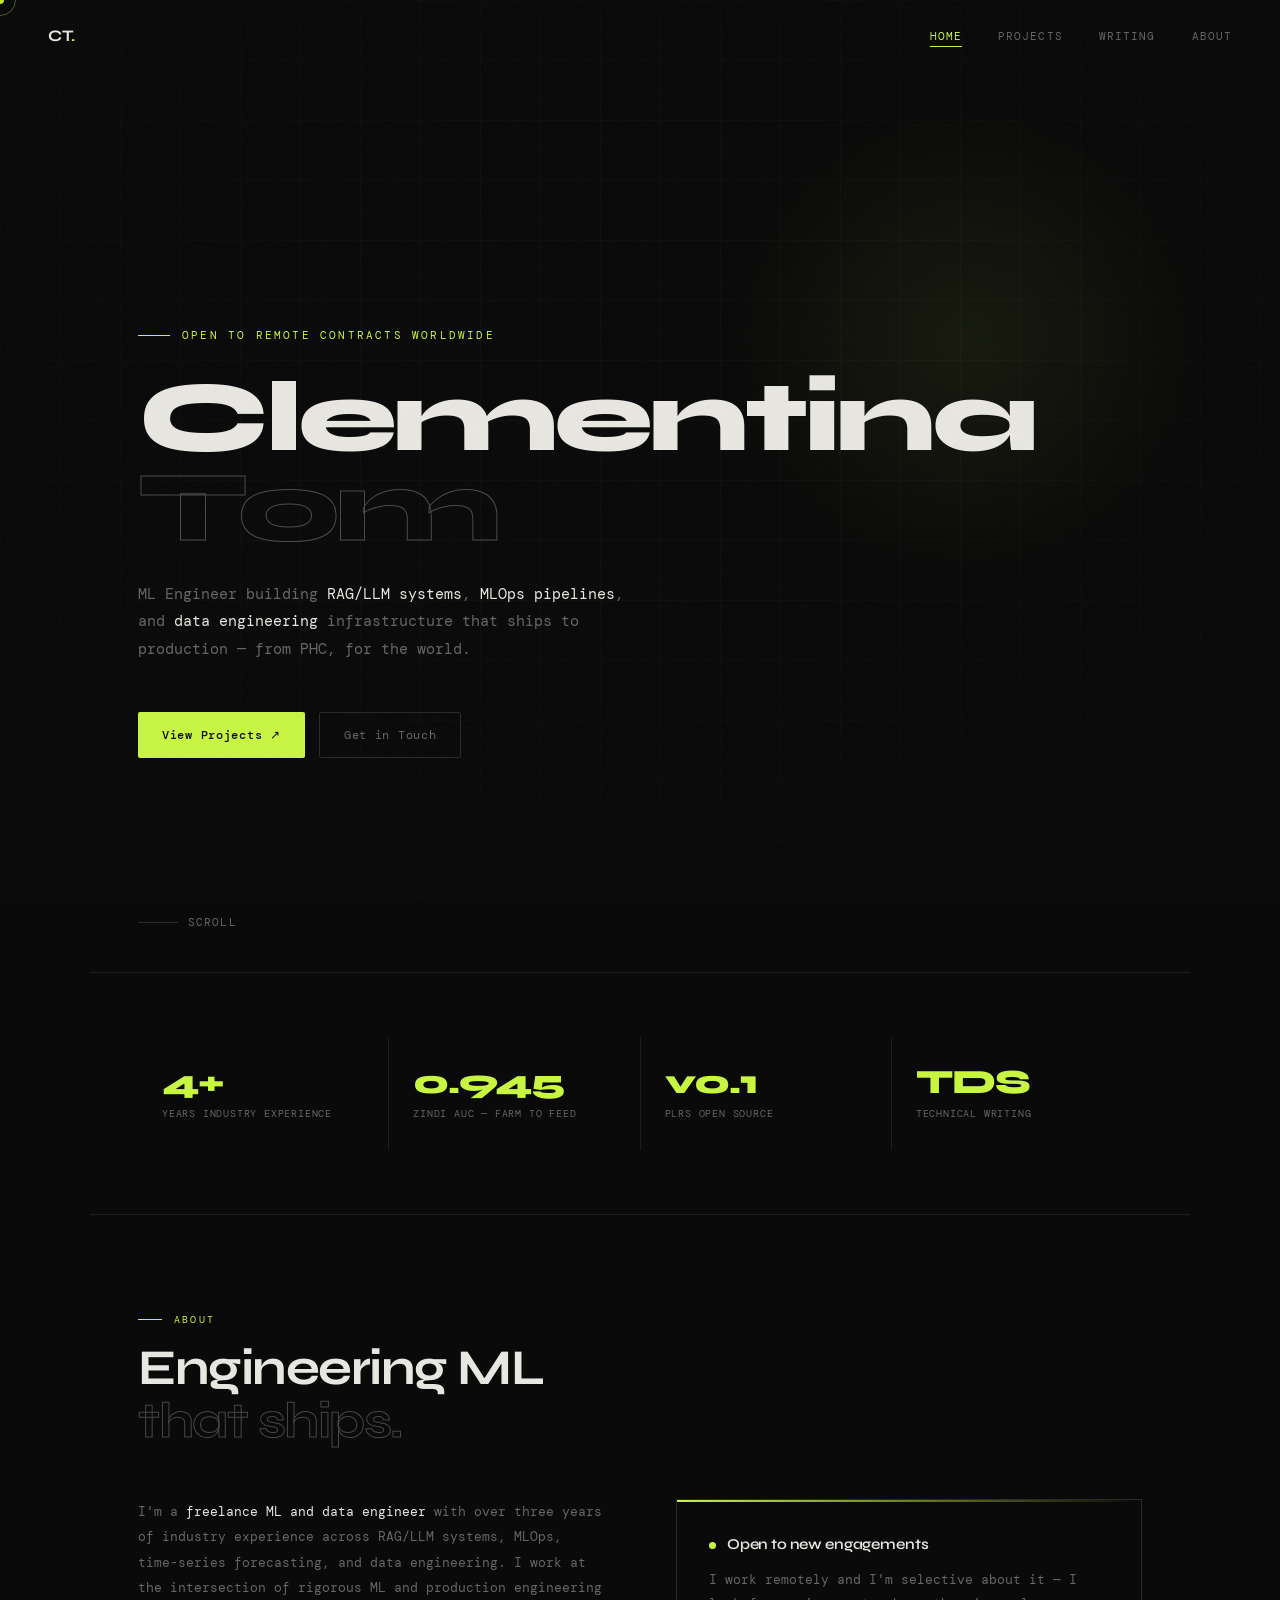
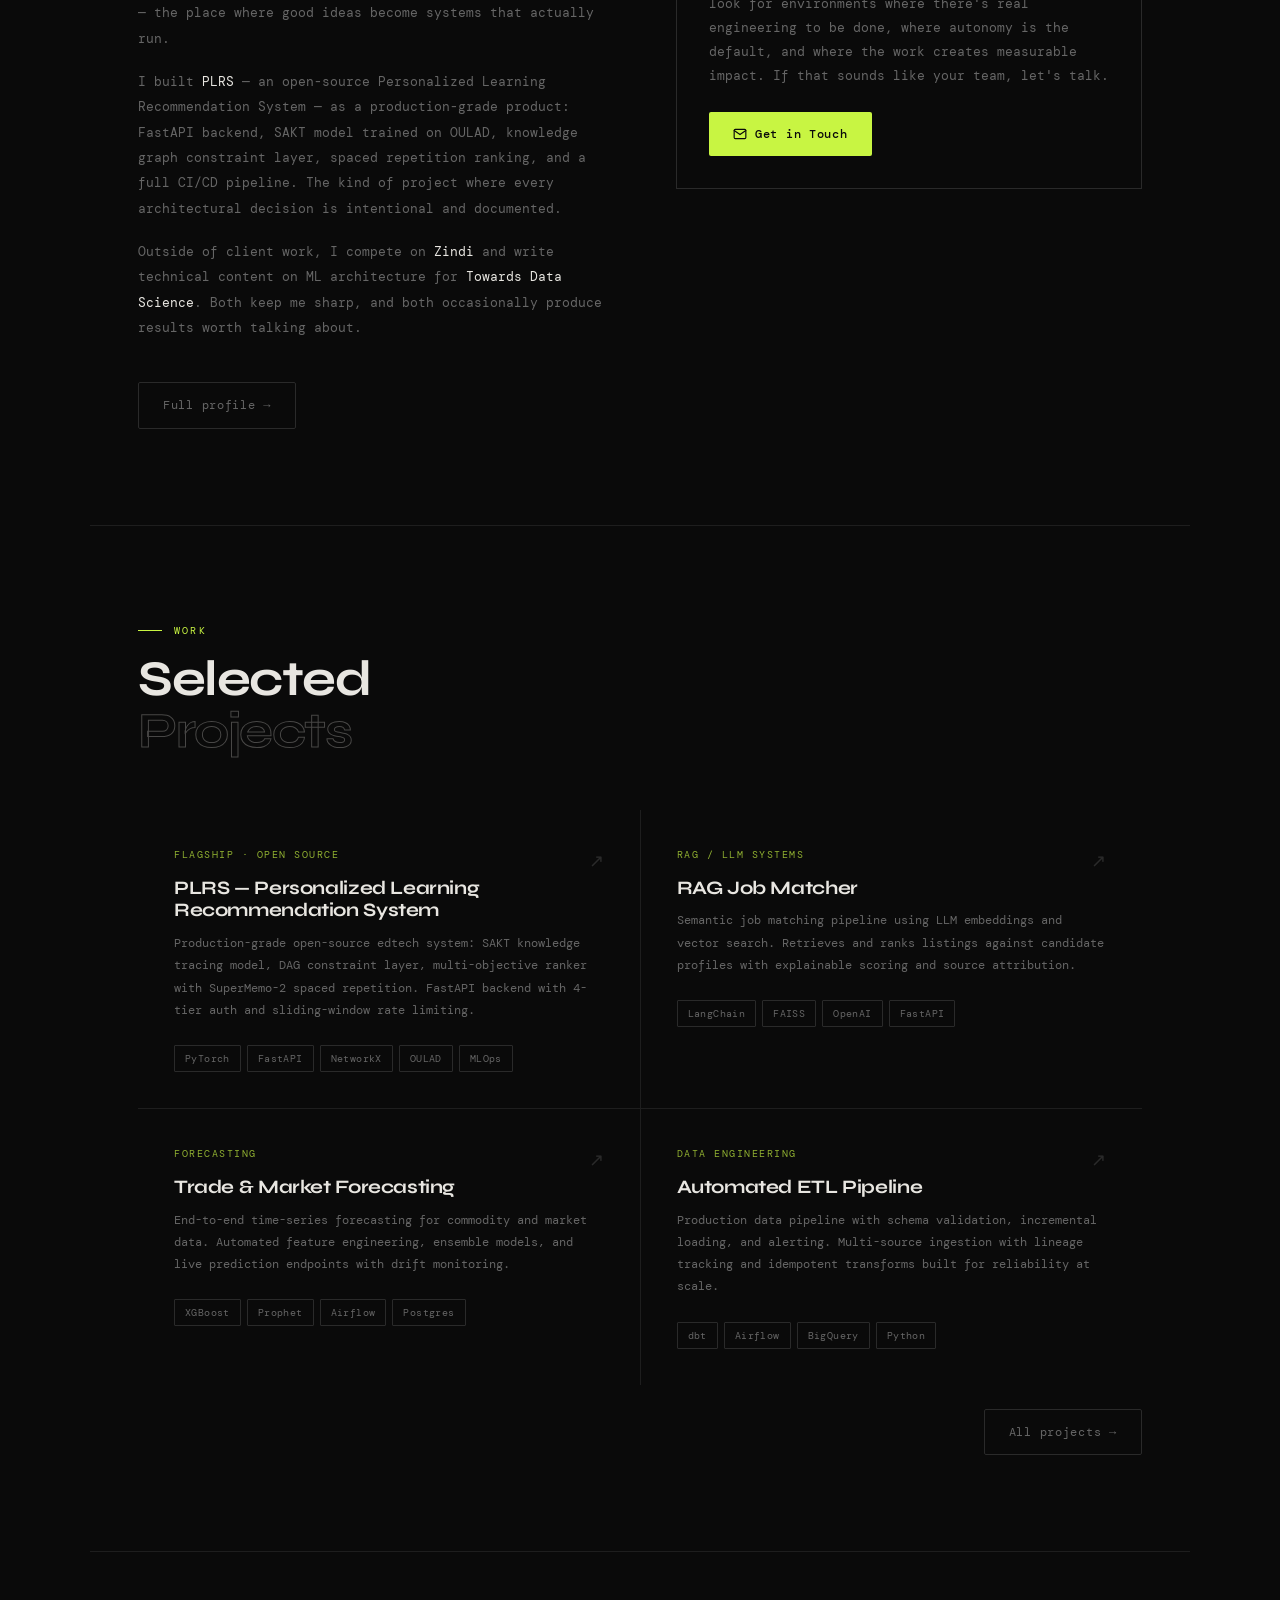
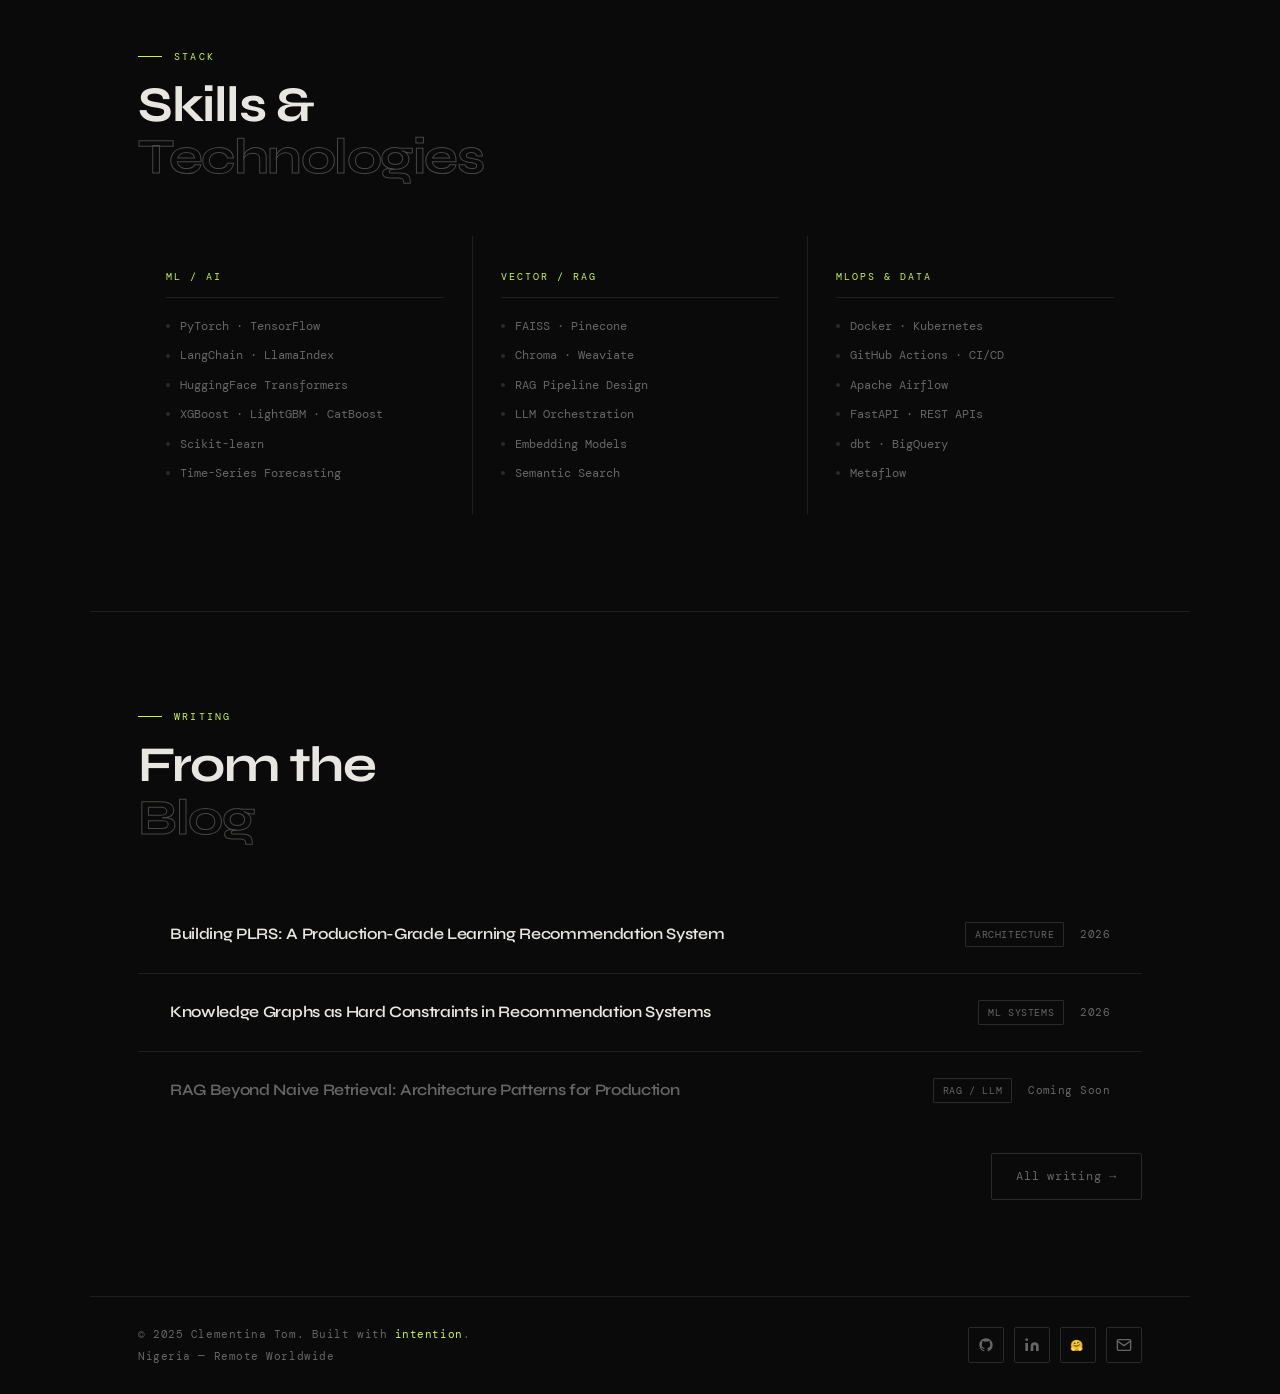
<file: index.html>
<!DOCTYPE html>
<html lang="en">
<head>
  <meta charset="UTF-8" />
  <meta name="viewport" content="width=device-width, initial-scale=1.0" />
  <title>Clementina Tom — ML Engineer</title>
  <meta name="description" content="ML Engineer specializing in RAG/LLM systems, MLOps, and data engineering. Building production-grade systems — remotely, for the world." />
  <meta property="og:title" content="Clementina Tom — ML Engineer" />
  <meta property="og:description" content="ML Engineer specializing in RAG/LLM systems, MLOps, and data engineering." />
  <meta property="og:type" content="website" />
  <meta property="og:url" content="https://clementina-tom.github.io" />
  <meta property="og:image" content="https://clementina-tom.github.io/assets/img/og-image.png" />
  <link rel="icon" type="image/png" href="assets/img/favicon-48x48.png" sizes="48x48" />
  <link rel="icon" type="image/svg+xml" href="assets/img/favicon.svg" />
  <link rel="apple-touch-icon" sizes="180x180" href="assets/img/apple-touch-icon.png" />
  <link rel="manifest" href="assets/img/site.webmanifest" />
  <link rel="preconnect" href="https://fonts.googleapis.com" />
  <link rel="preconnect" href="https://fonts.gstatic.com" crossorigin />
  <link href="https://fonts.googleapis.com/css2?family=DM+Mono:ital,wght@0,300;0,400;0,500;1,300&family=Syne:wght@400;500;600;700;800&display=swap" rel="stylesheet" />
  <link rel="stylesheet" href="assets/css/style.css" />
  <style>
    /* Hero-specific */
    #hero {
      min-height: 100vh;
      display: flex;
      flex-direction: column;
      justify-content: center;
      padding: 120px 48px 80px;
      max-width: 1100px;
      margin: 0 auto;
      position: relative;
    }
    .hero-grid {
      position: fixed;
      inset: 0;
      background-image:
        linear-gradient(var(--border) 1px, transparent 1px),
        linear-gradient(90deg, var(--border) 1px, transparent 1px);
      background-size: 60px 60px;
      opacity: 0.3;
      mask-image: radial-gradient(ellipse 80% 80% at 50% 40%, black 30%, transparent 100%);
      pointer-events: none;
      z-index: -1;
    }
    .hero-glow {
      position: fixed;
      width: 500px; height: 500px;
      background: radial-gradient(circle, rgba(200,245,66,0.07) 0%, transparent 70%);
      top: 10%; right: 5%;
      pointer-events: none;
      z-index: -1;
    }
    .hero-eyebrow {
      font-size: 11px;
      letter-spacing: 0.2em;
      text-transform: uppercase;
      color: var(--accent);
      margin-bottom: 28px;
      opacity: 0;
      animation: fadeUp 0.7s ease 0.2s forwards;
      display: flex;
      align-items: center;
      gap: 12px;
    }
    .hero-eyebrow::before {
      content: '';
      display: inline-block;
      width: 32px; height: 1px;
      background: var(--accent);
    }
    .hero-name {
      font-family: var(--font-display);
      font-size: clamp(52px, 9vw, 100px);
      font-weight: 800;
      line-height: 0.9;
      letter-spacing: -0.04em;
      color: var(--text);
      margin-bottom: 28px;
      opacity: 0;
      animation: fadeUp 0.7s ease 0.35s forwards;
    }
    .hero-name em {
      font-style: normal;
      color: transparent;
      -webkit-text-stroke: 1px rgba(232,230,225,0.3);
    }
    .hero-tagline {
      font-size: 15px;
      color: var(--muted);
      max-width: 500px;
      line-height: 1.85;
      margin-bottom: 48px;
      opacity: 0;
      animation: fadeUp 0.7s ease 0.5s forwards;
    }
    .hero-tagline strong { color: var(--text); font-weight: 400; }
    .hero-cta {
      display: flex;
      gap: 14px;
      flex-wrap: wrap;
      opacity: 0;
      animation: fadeUp 0.7s ease 0.65s forwards;
    }
    .hero-scroll-hint {
      position: absolute;
      bottom: 40px; left: 48px;
      display: flex;
      align-items: center;
      gap: 10px;
      font-size: 11px;
      color: var(--muted);
      letter-spacing: 0.1em;
      text-transform: uppercase;
      opacity: 0;
      animation: fadeUp 0.7s ease 1.1s forwards;
    }
    .scroll-line {
      width: 40px; height: 1px;
      background: var(--border-light);
      position: relative;
      overflow: hidden;
    }
    .scroll-line::after {
      content: '';
      position: absolute;
      left: -100%; top: 0;
      width: 100%; height: 100%;
      background: var(--accent);
      animation: scanLine 2.2s ease-in-out 1.5s infinite;
    }

    /* About strip on home */
    .about-grid {
      display: grid;
      grid-template-columns: 1fr 1fr;
      gap: 72px;
      align-items: start;
    }
    .about-body p {
      color: var(--muted);
      line-height: 1.95;
      margin-bottom: 18px;
      font-size: 13px;
    }
    .about-body p strong { color: var(--text); font-weight: 400; }
    .about-body p:last-child { margin-bottom: 0; }

    /* Open-to card */
    .open-to-card {
      border: 1px solid var(--border-light);
      padding: 32px;
      position: relative;
      overflow: hidden;
    }
    .open-to-card::before {
      content: '';
      position: absolute;
      top: 0; left: 0;
      width: 100%; height: 2px;
      background: linear-gradient(90deg, var(--accent), transparent);
    }
    .open-to-dot {
      display: inline-block;
      width: 7px; height: 7px;
      background: var(--accent);
      border-radius: 50%;
      margin-right: 8px;
      animation: pulse 2s ease infinite;
    }
    .open-to-title {
      font-family: var(--font-display);
      font-size: 15px;
      font-weight: 600;
      color: var(--text);
      margin-bottom: 10px;
      letter-spacing: -0.01em;
    }
    .open-to-body {
      font-size: 13px;
      color: var(--muted);
      line-height: 1.85;
      margin-bottom: 24px;
    }

    @keyframes fadeUp {
      from { opacity: 0; transform: translateY(20px); }
      to   { opacity: 1; transform: translateY(0); }
    }
    @keyframes scanLine {
      0%   { left: -100%; }
      100% { left: 100%; }
    }
    @keyframes pulse {
      0%, 100% { opacity: 1; }
      50% { opacity: 0.4; }
    }

    @media (max-width: 768px) {
      #hero { padding: 100px 24px 80px; }
      .hero-scroll-hint { left: 24px; }
      .about-grid { grid-template-columns: 1fr; gap: 40px; }
    }
  </style>
</head>
<body>

  <div class="cursor" id="cursor"></div>
  <div class="cursor-ring" id="cursorRing"></div>

  <div class="hero-grid"></div>
  <div class="hero-glow"></div>

  <nav id="nav">
    <a href="index.html" class="nav-logo">CT<span>.</span></a>
    <ul class="nav-links">
      <li><a href="index.html" class="active">Home</a></li>
      <li><a href="projects/index.html">Projects</a></li>
      <li><a href="writing/index.html">Writing</a></li>
      <li><a href="about/index.html">About</a></li>
    </ul>
    <button class="nav-hamburger" id="navHamburger" aria-label="Menu">
      <span></span><span></span><span></span>
    </button>
  </nav>

  <div class="nav-mobile" id="navMobile">
    <a href="index.html" class="active">Home</a>
    <a href="projects/index.html">Projects</a>
    <a href="writing/index.html">Writing</a>
    <a href="about/index.html">About</a>
  </div>

  <div class="page-wrap">

    <!-- Hero -->
    <section id="hero">
      <div class="hero-eyebrow">Open to remote contracts worldwide</div>
      <h1 class="hero-name">
        Clementina<br/>
        <em>Tom</em>
      </h1>
      <p class="hero-tagline">
        ML Engineer building <strong>RAG/LLM systems</strong>,
        <strong>MLOps pipelines</strong>, and <strong>data engineering</strong> infrastructure
        that ships to production — from PHC, for the world.
      </p>
      <div class="hero-cta">
        <a href="projects/index.html" class="btn btn-primary">View Projects ↗</a>
        <a href="about/index.html#contact" class="btn btn-secondary">Get in Touch</a>
      </div>
      <div class="hero-scroll-hint">
        <span class="scroll-line"></span>
        Scroll
      </div>
    </section>

    <!-- Stats strip -->
    <div class="divider"></div>
    <div class="section" style="padding-top: 64px; padding-bottom: 64px;">
      <div class="stats-row reveal">
        <div class="stat">
          <div class="stat-num">4+</div>
          <div class="stat-label">Years Industry Experience</div>
        </div>
        <div class="stat">
          <div class="stat-num">0.945</div>
          <div class="stat-label">Zindi AUC — Farm to Feed</div>
        </div>
        <div class="stat">
          <div class="stat-num">v0.1</div>
          <div class="stat-label">PLRS Open Source</div>
        </div>
        <div class="stat">
          <div class="stat-num">TDS</div>
          <div class="stat-label">Technical Writing</div>
        </div>
      </div>
    </div>
    <div class="divider"></div>

    <!-- About strip -->
    <section class="section">
      <div class="reveal">
        <div class="section-label">About</div>
        <h2 class="section-title">Engineering ML<br/><em>that ships.</em></h2>
      </div>
      <div class="about-grid reveal">
        <div class="about-body">
          <p>
            I'm a <strong>freelance ML and data engineer</strong> with over three years of
            industry experience across RAG/LLM systems, MLOps, time-series forecasting, and
            data engineering. I work at the intersection of rigorous ML and production
            engineering — the place where good ideas become systems that actually run.
          </p>
          <p>
            I built <strong>PLRS</strong> — an open-source Personalized Learning
            Recommendation System — as a production-grade product: FastAPI backend,
            SAKT model trained on OULAD, knowledge graph constraint layer, spaced repetition
            ranking, and a full CI/CD pipeline. The kind of project where every
            architectural decision is intentional and documented.
          </p>
          <p>
            Outside of client work, I compete on <strong>Zindi</strong> and write
            technical content on ML architecture for <strong>Towards Data Science</strong>.
            Both keep me sharp, and both occasionally produce results worth talking about.
          </p>
          <br/>
          <a href="about/index.html" class="btn btn-secondary">Full profile →</a>
        </div>
        <div>
          <div class="open-to-card">
            <p class="open-to-title">
              <span class="open-to-dot"></span>
              Open to new engagements
            </p>
            <p class="open-to-body">
              I work remotely and I'm selective about it — I look for environments where
              there's real engineering to be done, where autonomy is the default, and where
              the work creates measurable impact. If that sounds like your team, let's talk.
            </p>
            <a href="mailto:tomvclementina@gmail.com" class="btn btn-primary">
              <svg xmlns="http://www.w3.org/2000/svg" width="14" height="14" viewBox="0 0 24 24" fill="none" stroke="currentColor" stroke-width="2" stroke-linecap="round" stroke-linejoin="round"><path d="M4 4h16c1.1 0 2 .9 2 2v12c0 1.1-.9 2-2 2H4c-1.1 0-2-.9-2-2V6c0-1.1.9-2 2-2z"/><polyline points="22,6 12,13 2,6"/></svg>
              Get in Touch
            </a>
          </div>
        </div>
      </div>
    </section>

    <div class="divider"></div>

    <!-- Featured projects -->
    <section class="section">
      <div class="reveal">
        <div class="section-label">Work</div>
        <h2 class="section-title">Selected<br/><em>Projects</em></h2>
      </div>
      <div class="projects-grid reveal">
        <a href="https://github.com/clementina-tom/PLRS" target="_blank" rel="noopener" class="project-card">
          <span class="project-arrow">↗</span>
          <div class="project-tier">Flagship · Open Source</div>
          <div class="project-title">PLRS — Personalized Learning Recommendation System</div>
          <p class="project-desc">Production-grade open-source edtech system: SAKT knowledge tracing model, DAG constraint layer, multi-objective ranker with SuperMemo-2 spaced repetition. FastAPI backend with 4-tier auth and sliding-window rate limiting.</p>
          <div class="project-tags">
            <span class="tag">PyTorch</span><span class="tag">FastAPI</span><span class="tag">NetworkX</span><span class="tag">OULAD</span><span class="tag">MLOps</span>
          </div>
        </a>
        <a href="https://github.com/clementina-tom/ApplyNow" target="_blank" rel="noopener" class="project-card">
          <span class="project-arrow">↗</span>
          <div class="project-tier">RAG / LLM Systems</div>
          <div class="project-title">RAG Job Matcher</div>
          <p class="project-desc">Semantic job matching pipeline using LLM embeddings and vector search. Retrieves and ranks listings against candidate profiles with explainable scoring and source attribution.</p>
          <div class="project-tags">
            <span class="tag">LangChain</span><span class="tag">FAISS</span><span class="tag">OpenAI</span><span class="tag">FastAPI</span>
          </div>
        </a>
        <a href="https://github.com/clementina-tom/TradeSense" target="_blank" rel="noopener" class="project-card">
          <span class="project-arrow">↗</span>
          <div class="project-tier">Forecasting</div>
          <div class="project-title">Trade &amp; Market Forecasting</div>
          <p class="project-desc">End-to-end time-series forecasting for commodity and market data. Automated feature engineering, ensemble models, and live prediction endpoints with drift monitoring.</p>
          <div class="project-tags">
            <span class="tag">XGBoost</span><span class="tag">Prophet</span><span class="tag">Airflow</span><span class="tag">Postgres</span>
          </div>
        </a>
        <a href="https://github.com/clementina-tom" target="_blank" rel="noopener" class="project-card">
          <span class="project-arrow">↗</span>
          <div class="project-tier">Data Engineering</div>
          <div class="project-title">Automated ETL Pipeline</div>
          <p class="project-desc">Production data pipeline with schema validation, incremental loading, and alerting. Multi-source ingestion with lineage tracking and idempotent transforms built for reliability at scale.</p>
          <div class="project-tags">
            <span class="tag">dbt</span><span class="tag">Airflow</span><span class="tag">BigQuery</span><span class="tag">Python</span>
          </div>
        </a>
      </div>
      <div style="margin-top: 24px; text-align: right;">
        <a href="projects/index.html" class="btn btn-secondary">All projects →</a>
      </div>
    </section>

    <div class="divider"></div>

    <!-- Skills strip -->
    <section class="section">
      <div class="reveal">
        <div class="section-label">Stack</div>
        <h2 class="section-title">Skills &amp;<br/><em>Technologies</em></h2>
      </div>
      <div class="skills-grid reveal">
        <div class="skill-group">
          <div class="skill-group-title">ML / AI</div>
          <ul class="skill-list">
            <li>PyTorch · TensorFlow</li>
            <li>LangChain · LlamaIndex</li>
            <li>HuggingFace Transformers</li>
            <li>XGBoost · LightGBM · CatBoost</li>
            <li>Scikit-learn</li>
            <li>Time-Series Forecasting</li>
          </ul>
        </div>
        <div class="skill-group">
          <div class="skill-group-title">Vector / RAG</div>
          <ul class="skill-list">
            <li>FAISS · Pinecone</li>
            <li>Chroma · Weaviate</li>
            <li>RAG Pipeline Design</li>
            <li>LLM Orchestration</li>
            <li>Embedding Models</li>
            <li>Semantic Search</li>
          </ul>
        </div>
        <div class="skill-group">
          <div class="skill-group-title">MLOps &amp; Data</div>
          <ul class="skill-list">
            <li>Docker · Kubernetes</li>
            <li>GitHub Actions · CI/CD</li>
            <li>Apache Airflow</li>
            <li>FastAPI · REST APIs</li>
            <li>dbt · BigQuery</li>
            <li>Metaflow</li>
          </ul>
        </div>
      </div>
    </section>

    <div class="divider"></div>

    <!-- Writing teaser -->
    <section class="section">
      <div class="reveal">
        <div class="section-label">Writing</div>
        <h2 class="section-title">From the<br/><em>Blog</em></h2>
      </div>
      <div class="posts-list reveal">
        <a href="https://clementina-tom.hashnode.dev" target="_blank" rel="noopener" class="post-item">
          <div class="post-title">Building PLRS: A Production-Grade Learning Recommendation System</div>
          <div class="post-meta">
            <span class="post-tag">Architecture</span>
            <span class="post-date">2026</span>
          </div>
        </a>
        <a href="https://clementina-tom.hashnode.dev/the-logic-engine-building-a-constraint-aware-ai-recommendation-system-for-personalized-learning" rel="noopener" class="post-item">
          <div class="post-title">Knowledge Graphs as Hard Constraints in Recommendation Systems</div>
          <div class="post-meta">
            <span class="post-tag">ML Systems</span>
            <span class="post-date">2026</span>
          </div>
        </a>
        <a href="writing/index.html" class="post-item">
          <div class="post-title" style="color: var(--muted);">RAG Beyond Naive Retrieval: Architecture Patterns for Production</div>
          <div class="post-meta">
            <span class="post-tag">RAG / LLM</span>
            <span class="post-date">Coming Soon</span>
          </div>
        </a>
      </div>
      <div style="margin-top: 24px; text-align: right;">
        <a href="writing/index.html" class="btn btn-secondary">All writing →</a>
      </div>
    </section>

    <footer>
      <div class="footer-left">
        <p>© 2025 Clementina Tom. Built with <span>intention</span>.</p>
        <p> Nigeria — Remote Worldwide</p>
      </div>
      <div class="footer-icons">
        <!-- GitHub -->
        <a href="https://github.com/clementina-tom" target="_blank" rel="noopener" class="icon-link" aria-label="GitHub">
          <svg viewBox="0 0 24 24" fill="currentColor"><path d="M12 2C6.477 2 2 6.484 2 12.017c0 4.425 2.865 8.18 6.839 9.504.5.092.682-.217.682-.483 0-.237-.008-.868-.013-1.703-2.782.605-3.369-1.343-3.369-1.343-.454-1.158-1.11-1.466-1.11-1.466-.908-.62.069-.608.069-.608 1.003.07 1.531 1.032 1.531 1.032.892 1.53 2.341 1.088 2.91.832.092-.647.35-1.088.636-1.338-2.22-.253-4.555-1.113-4.555-4.951 0-1.093.39-1.988 1.029-2.688-.103-.253-.446-1.272.098-2.65 0 0 .84-.27 2.75 1.026A9.564 9.564 0 0112 6.844c.85.004 1.705.115 2.504.337 1.909-1.296 2.747-1.027 2.747-1.027.546 1.379.202 2.398.1 2.651.64.7 1.028 1.595 1.028 2.688 0 3.848-2.339 4.695-4.566 4.943.359.309.678.92.678 1.855 0 1.338-.012 2.419-.012 2.747 0 .268.18.58.688.482A10.019 10.019 0 0022 12.017C22 6.484 17.522 2 12 2z"/></svg>
        </a>
        <!-- LinkedIn -->
        <a href="https://linkedin.com/in/clementina-tom" target="_blank" rel="noopener" class="icon-link" aria-label="LinkedIn">
          <svg viewBox="0 0 24 24" fill="currentColor"><path d="M16 8a6 6 0 016 6v7h-4v-7a2 2 0 00-2-2 2 2 0 00-2 2v7h-4v-7a6 6 0 016-6zM2 9h4v12H2zM4 6a2 2 0 100-4 2 2 0 000 4z"/></svg>
        </a>
        <!-- HuggingFace -->
        <a href="https://huggingface.co/Clementio" target="_blank" rel="noopener" class="icon-link" aria-label="HuggingFace">
          <svg viewBox="0 0 24 24" fill="currentColor"><text y="18" font-size="16">🤗</text></svg>
        </a>
        <!-- Email -->
        <a href="mailto:tomvclementina@gmail.com" class="icon-link" aria-label="Email">
          <svg viewBox="0 0 24 24" fill="none" stroke="currentColor" stroke-width="2" stroke-linecap="round" stroke-linejoin="round"><path d="M4 4h16c1.1 0 2 .9 2 2v12c0 1.1-.9 2-2 2H4c-1.1 0-2-.9-2-2V6c0-1.1.9-2 2-2z"/><polyline points="22,6 12,13 2,6"/></svg>
        </a>
      </div>
    </footer>

  </div><!-- /page-wrap -->

  <script src="assets/js/main.js"></script>
</body>
</html>
</file>
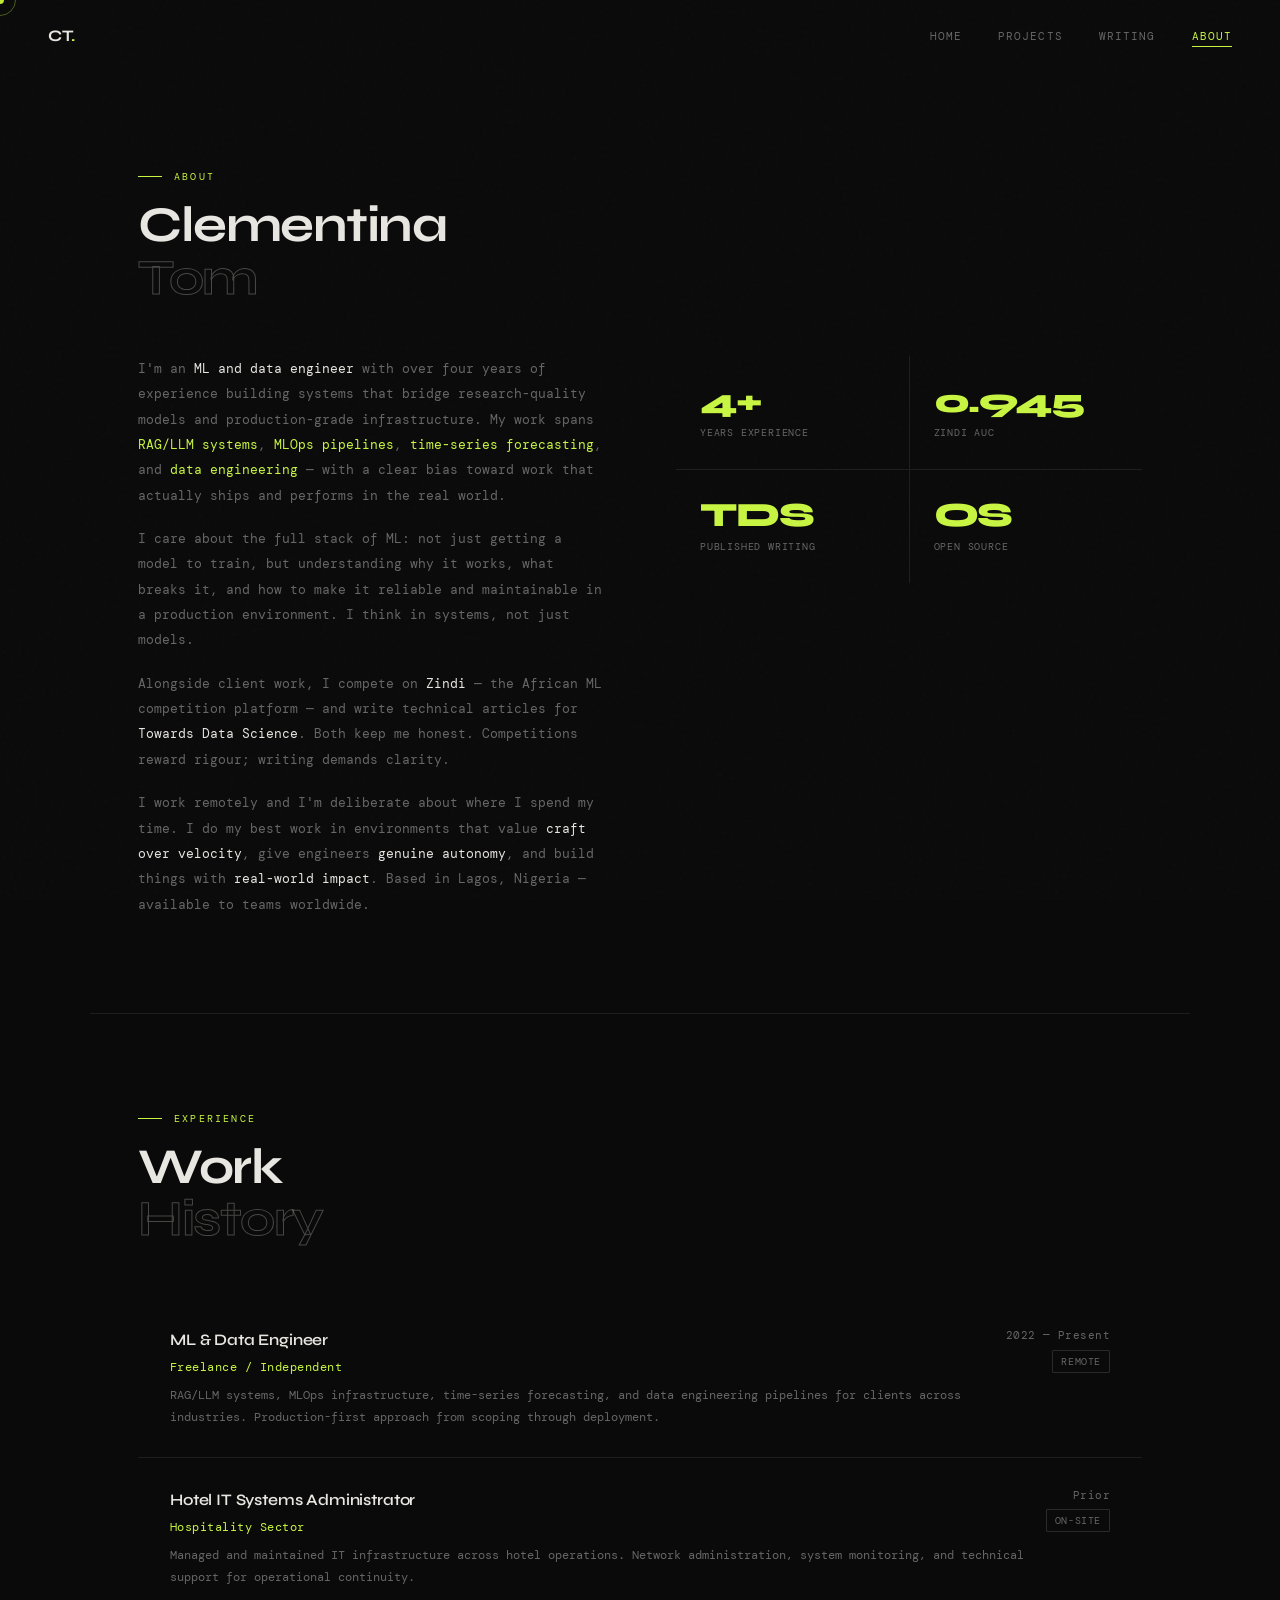
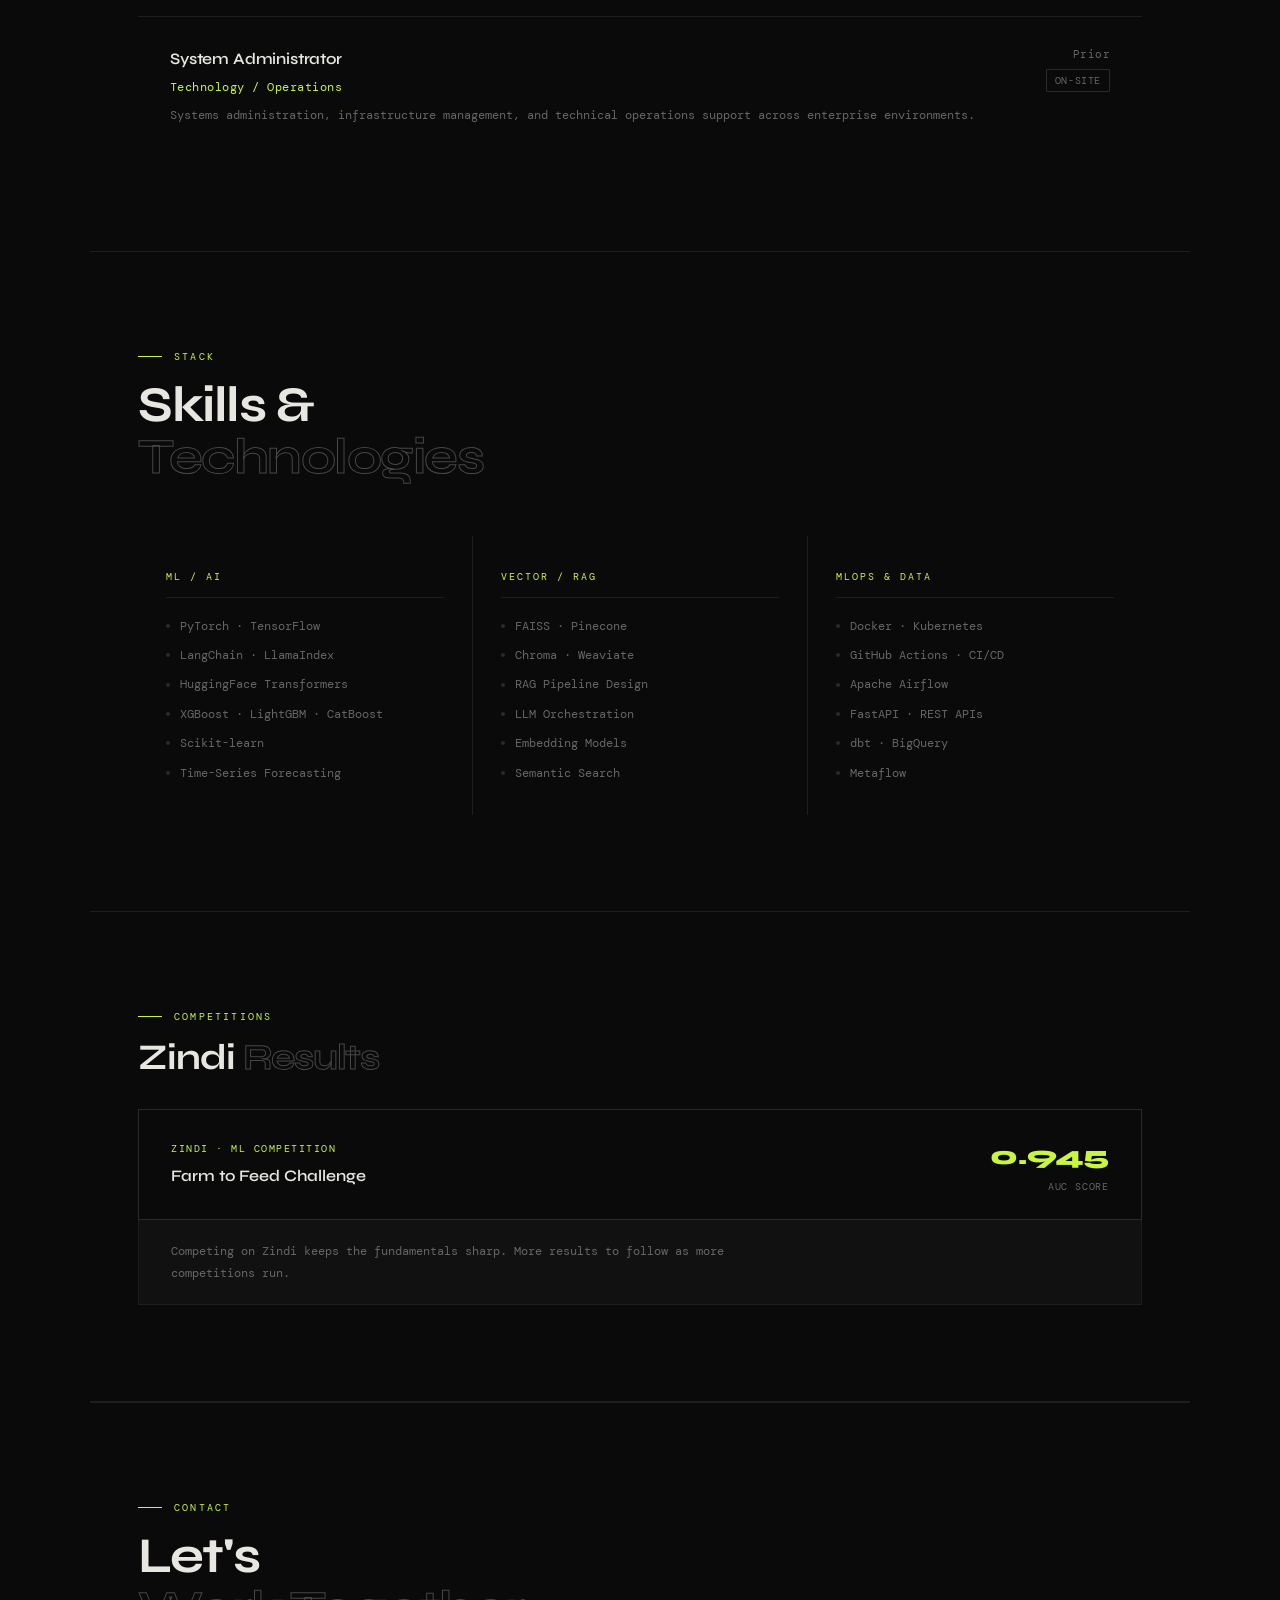
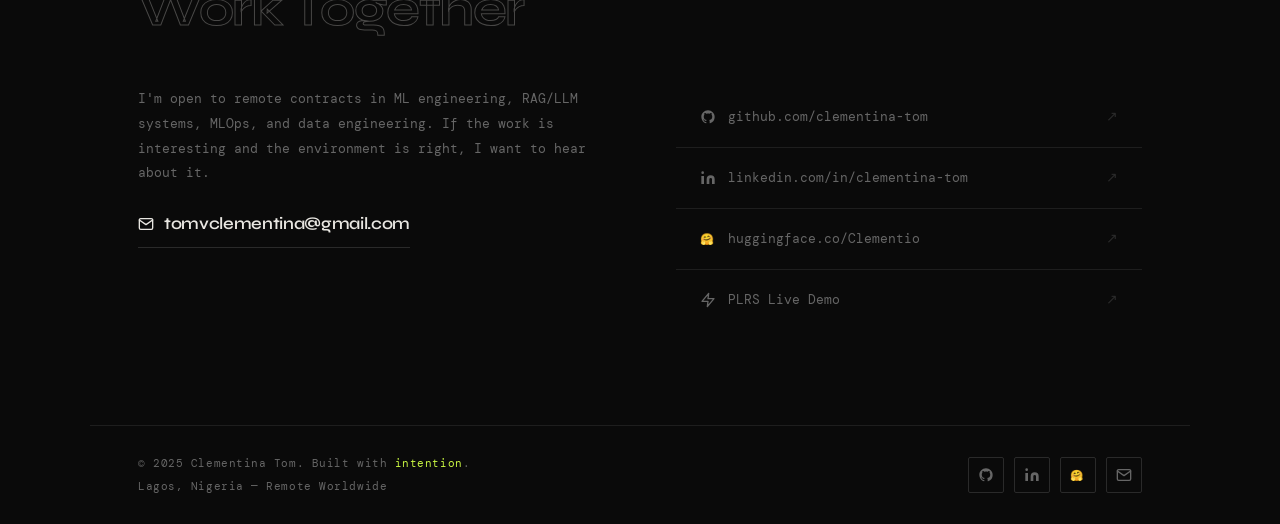
<file: about/index.html>
<!DOCTYPE html>
<html lang="en">
<head>
  <meta charset="UTF-8" />
  <meta name="viewport" content="width=device-width, initial-scale=1.0" />
  <title>About — Clementina Tom</title>
  <meta name="description" content="About Clementina Tom — ML engineer, Zindi competitor, technical writer. Building production ML systems remotely from Lagos." />
  <link rel="preconnect" href="https://fonts.googleapis.com" />
  <link rel="preconnect" href="https://fonts.gstatic.com" crossorigin />
  <link href="https://fonts.googleapis.com/css2?family=DM+Mono:ital,wght@0,300;0,400;0,500;1,300&family=Syne:wght@400;500;600;700;800&display=swap" rel="stylesheet" />
  <link rel="icon" type="image/png" href="../assets/img/favicon-48x48.png" sizes="48x48" />
  <link rel="icon" type="image/svg+xml" href="../assets/img/favicon.svg" />
  <link rel="apple-touch-icon" sizes="180x180" href="../assets/img/apple-touch-icon.png" />
  <link rel="manifest" href="../assets/img/site.webmanifest" />
  <link rel="stylesheet" href="../assets/css/style.css" />
  <style>
    /* Bio */
    .bio-grid {
      display: grid;
      grid-template-columns: 1fr 1fr;
      gap: 72px;
      align-items: start;
    }
    .bio-body p {
      font-size: 13px;
      color: var(--muted);
      line-height: 1.95;
      margin-bottom: 18px;
    }
    .bio-body p:last-child { margin-bottom: 0; }
    .bio-body p strong { color: var(--text); font-weight: 400; }
    .bio-body p em { color: var(--accent); font-style: normal; }

    /* Experience timeline */
    .exp-list { display: flex; flex-direction: column; gap: 1px; background: var(--border); }
    .exp-item {
      background: var(--bg);
      padding: 28px 32px;
      display: grid;
      grid-template-columns: 1fr auto;
      gap: 16px;
      align-items: start;
      transition: background 0.2s;
    }
    .exp-item:hover { background: var(--surface); }
    .exp-role {
      font-family: var(--font-display);
      font-size: 16px;
      font-weight: 600;
      color: var(--text);
      letter-spacing: -0.01em;
      margin-bottom: 4px;
    }
    .exp-company { font-size: 12px; color: var(--accent); letter-spacing: 0.04em; margin-bottom: 8px; }
    .exp-desc { font-size: 12px; color: var(--muted); line-height: 1.8; }
    .exp-meta { text-align: right; flex-shrink: 0; }
    .exp-period { font-size: 11px; color: var(--muted); letter-spacing: 0.04em; display: block; margin-bottom: 4px; }
    .exp-type {
      display: inline-block;
      font-size: 10px;
      padding: 2px 8px;
      border: 1px solid var(--border-light);
      color: var(--muted);
      letter-spacing: 0.06em;
      text-transform: uppercase;
      border-radius: 1px;
    }

    /* Competition card inline */
    .comp-inline {
      display: flex;
      justify-content: space-between;
      align-items: center;
      gap: 24px;
      background: var(--bg);
      padding: 24px 32px;
      border: 1px solid var(--border-light);
      transition: background 0.2s, border-color 0.2s;
    }
    .comp-inline:hover { background: var(--surface); border-color: var(--accent); }
    .comp-inline-label { font-size: 10px; letter-spacing: 0.15em; text-transform: uppercase; color: var(--accent); margin-bottom: 5px; }
    .comp-inline-name { font-family: var(--font-display); font-size: 16px; font-weight: 600; color: var(--text); }
    .comp-inline-score {
      font-family: var(--font-display);
      font-size: 26px;
      font-weight: 800;
      color: var(--accent);
      text-align: right;
    }
    .comp-inline-score span { display: block; font-family: var(--font-mono); font-size: 10px; font-weight: 400; color: var(--muted); letter-spacing: 0.08em; text-transform: uppercase; }

    /* Contact section */
    #contact { border-top: 1px solid var(--border); }
    .contact-grid {
      display: grid;
      grid-template-columns: 1fr 1fr;
      gap: 72px;
      align-items: start;
    }
    .contact-desc {
      font-size: 13px;
      color: var(--muted);
      line-height: 1.9;
      margin-bottom: 24px;
    }
    .contact-email-block {
      display: inline-flex;
      align-items: center;
      gap: 10px;
      font-family: var(--font-display);
      font-size: 17px;
      font-weight: 600;
      color: var(--text);
      text-decoration: none;
      letter-spacing: -0.02em;
      border-bottom: 1px solid var(--border-light);
      padding-bottom: 8px;
      transition: all 0.2s;
    }
    .contact-email-block:hover { color: var(--accent); border-color: var(--accent); }
    .contact-links-col {
      display: flex;
      flex-direction: column;
      gap: 1px;
      background: var(--border);
    }
    .contact-link-row {
      background: var(--bg);
      padding: 18px 24px;
      display: flex;
      align-items: center;
      justify-content: space-between;
      text-decoration: none;
      transition: background 0.2s;
    }
    .contact-link-row:hover { background: var(--surface); }
    .contact-link-inner { display: flex; align-items: center; gap: 12px; }
    .contact-link-inner svg { width: 16px; height: 16px; color: var(--muted); flex-shrink: 0; }
    .contact-link-row:hover .contact-link-inner svg { color: var(--accent); }
    .contact-link-text { font-size: 13px; color: var(--muted); transition: color 0.2s; }
    .contact-link-row:hover .contact-link-text { color: var(--accent); }
    .contact-link-arrow { font-size: 14px; color: var(--border-light); transition: all 0.2s; }
    .contact-link-row:hover .contact-link-arrow { color: var(--accent); transform: translate(3px,-3px); }

    @media (max-width: 768px) {
      .bio-grid, .contact-grid { grid-template-columns: 1fr; gap: 40px; }
      .exp-item { grid-template-columns: 1fr; }
      .exp-meta { text-align: left; }
      .comp-inline { flex-direction: column; align-items: flex-start; }
    }
  </style>
</head>
<body>

  <div class="cursor" id="cursor"></div>
  <div class="cursor-ring" id="cursorRing"></div>

  <nav id="nav">
    <a href="../index.html" class="nav-logo">CT<span>.</span></a>
    <ul class="nav-links">
      <li><a href="../index.html">Home</a></li>
      <li><a href="../projects/index.html">Projects</a></li>
      <li><a href="../writing/index.html">Writing</a></li>
      <li><a href="index.html" class="active">About</a></li>
    </ul>
    <button class="nav-hamburger" id="navHamburger" aria-label="Menu">
      <span></span><span></span><span></span>
    </button>
  </nav>

  <div class="nav-mobile" id="navMobile">
    <a href="../index.html">Home</a>
    <a href="../projects/index.html">Projects</a>
    <a href="../writing/index.html">Writing</a>
    <a href="index.html" class="active">About</a>
  </div>

  <div class="page-wrap">

    <!-- Bio -->
    <section class="section">
      <div class="reveal">
        <div class="section-label">About</div>
        <h1 class="section-title">Clementina<br/><em>Tom</em></h1>
      </div>
      <div class="bio-grid reveal">
        <div class="bio-body">
          <p>
            I'm an <strong>ML and data engineer</strong> with over four years of experience
            building systems that bridge research-quality models and production-grade
            infrastructure. My work spans <em>RAG/LLM systems</em>, <em>MLOps pipelines</em>,
            <em>time-series forecasting</em>, and <em>data engineering</em> — with a clear bias
            toward work that actually ships and performs in the real world.
          </p>
          <p>
            I care about the full stack of ML: not just getting a model to train, but understanding
            why it works, what breaks it, and how to make it reliable and maintainable in a
            production environment. I think in systems, not just models.
          </p>
          <p>
            Alongside client work, I compete on <strong>Zindi</strong> — the African ML competition
            platform — and write technical articles for <strong>Towards Data Science</strong>.
            Both keep me honest. Competitions reward rigour; writing demands clarity.
          </p>
          <p>
            I work remotely and I'm deliberate about where I spend my time. I do my best work in
            environments that value <strong>craft over velocity</strong>, give engineers
            <strong>genuine autonomy</strong>, and build things with <strong>real-world impact</strong>.
            Based in Lagos, Nigeria — available to teams worldwide.
          </p>
        </div>
        <div>
          <div class="stats-row" style="grid-template-columns: 1fr 1fr;">
            <div class="stat">
              <div class="stat-num">4+</div>
              <div class="stat-label">Years Experience</div>
            </div>
            <div class="stat">
              <div class="stat-num">0.945</div>
              <div class="stat-label">Zindi AUC</div>
            </div>
            <div class="stat">
              <div class="stat-num">TDS</div>
              <div class="stat-label">Published Writing</div>
            </div>
            <div class="stat">
              <div class="stat-num">OS</div>
              <div class="stat-label">Open Source</div>
            </div>
          </div>
        </div>
      </div>
    </section>

    <div class="divider"></div>

    <!-- Experience -->
    <section class="section">
      <div class="reveal">
        <div class="section-label">Experience</div>
        <h2 class="section-title">Work<br/><em>History</em></h2>
      </div>
      <div class="exp-list reveal">
        <div class="exp-item">
          <div>
            <div class="exp-role">ML &amp; Data Engineer</div>
            <div class="exp-company">Freelance / Independent</div>
            <div class="exp-desc">RAG/LLM systems, MLOps infrastructure, time-series forecasting, and data engineering pipelines for clients across industries. Production-first approach from scoping through deployment.</div>
          </div>
          <div class="exp-meta">
            <span class="exp-period">2022 — Present</span>
            <span class="exp-type">Remote</span>
          </div>
        </div>
        <div class="exp-item">
          <div>
            <div class="exp-role">Hotel IT Systems Administrator</div>
            <div class="exp-company">Hospitality Sector</div>
            <div class="exp-desc">Managed and maintained IT infrastructure across hotel operations. Network administration, system monitoring, and technical support for operational continuity.</div>
          </div>
          <div class="exp-meta">
            <span class="exp-period">Prior</span>
            <span class="exp-type">On-site</span>
          </div>
        </div>
        <div class="exp-item">
          <div>
            <div class="exp-role">System Administrator</div>
            <div class="exp-company">Technology / Operations</div>
            <div class="exp-desc">Systems administration, infrastructure management, and technical operations support across enterprise environments.</div>
          </div>
          <div class="exp-meta">
            <span class="exp-period">Prior</span>
            <span class="exp-type">On-site</span>
          </div>
        </div>
      </div>
    </section>

    <div class="divider"></div>

    <!-- Skills -->
    <section class="section">
      <div class="reveal">
        <div class="section-label">Stack</div>
        <h2 class="section-title">Skills &amp;<br/><em>Technologies</em></h2>
      </div>
      <div class="skills-grid reveal">
        <div class="skill-group">
          <div class="skill-group-title">ML / AI</div>
          <ul class="skill-list">
            <li>PyTorch · TensorFlow</li>
            <li>LangChain · LlamaIndex</li>
            <li>HuggingFace Transformers</li>
            <li>XGBoost · LightGBM · CatBoost</li>
            <li>Scikit-learn</li>
            <li>Time-Series Forecasting</li>
          </ul>
        </div>
        <div class="skill-group">
          <div class="skill-group-title">Vector / RAG</div>
          <ul class="skill-list">
            <li>FAISS · Pinecone</li>
            <li>Chroma · Weaviate</li>
            <li>RAG Pipeline Design</li>
            <li>LLM Orchestration</li>
            <li>Embedding Models</li>
            <li>Semantic Search</li>
          </ul>
        </div>
        <div class="skill-group">
          <div class="skill-group-title">MLOps &amp; Data</div>
          <ul class="skill-list">
            <li>Docker · Kubernetes</li>
            <li>GitHub Actions · CI/CD</li>
            <li>Apache Airflow</li>
            <li>FastAPI · REST APIs</li>
            <li>dbt · BigQuery</li>
            <li>Metaflow</li>
          </ul>
        </div>
      </div>
    </section>

    <div class="divider"></div>

    <!-- Competitions -->
    <section class="section">
      <div class="reveal">
        <div class="section-label">Competitions</div>
        <h2 class="section-title" style="font-size: clamp(24px, 3vw, 36px); margin-bottom: 32px;">Zindi <em>Results</em></h2>
      </div>
      <div class="reveal">
        <div class="comp-inline">
          <div>
            <div class="comp-inline-label">Zindi · ML Competition</div>
            <div class="comp-inline-name">Farm to Feed Challenge</div>
          </div>
          <div class="comp-inline-score">
            0.945
            <span>AUC Score</span>
          </div>
        </div>
        <div style="border: 1px solid var(--border); border-top: none; padding: 20px 32px; background: var(--surface);">
          <p style="font-size: 12px; color: var(--muted); line-height: 1.85; max-width: 600px;">
            Competing on Zindi keeps the fundamentals sharp. More results to follow as more competitions run.
          </p>
        </div>
      </div>
    </section>

    <div class="divider"></div>

    <!-- Contact -->
    <section class="section" id="contact">
      <div class="reveal">
        <div class="section-label">Contact</div>
        <h2 class="section-title">Let's<br/><em>Work Together</em></h2>
      </div>
      <div class="contact-grid reveal">
        <div>
          <p class="contact-desc">
            I'm open to remote contracts in ML engineering, RAG/LLM systems, MLOps, and data engineering.
            If the work is interesting and the environment is right, I want to hear about it.
          </p>
          <a href="mailto:tomvclementina@gmail.com" class="contact-email-block">
            <svg xmlns="http://www.w3.org/2000/svg" width="16" height="16" viewBox="0 0 24 24" fill="none" stroke="currentColor" stroke-width="2" stroke-linecap="round" stroke-linejoin="round"><path d="M4 4h16c1.1 0 2 .9 2 2v12c0 1.1-.9 2-2 2H4c-1.1 0-2-.9-2-2V6c0-1.1.9-2 2-2z"/><polyline points="22,6 12,13 2,6"/></svg>
            tomvclementina@gmail.com
          </a>
        </div>
        <div class="contact-links-col">
          <a href="https://github.com/clementina-tom" target="_blank" rel="noopener" class="contact-link-row">
            <div class="contact-link-inner">
              <svg viewBox="0 0 24 24" fill="currentColor"><path d="M12 2C6.477 2 2 6.484 2 12.017c0 4.425 2.865 8.18 6.839 9.504.5.092.682-.217.682-.483 0-.237-.008-.868-.013-1.703-2.782.605-3.369-1.343-3.369-1.343-.454-1.158-1.11-1.466-1.11-1.466-.908-.62.069-.608.069-.608 1.003.07 1.531 1.032 1.531 1.032.892 1.53 2.341 1.088 2.91.832.092-.647.35-1.088.636-1.338-2.22-.253-4.555-1.113-4.555-4.951 0-1.093.39-1.988 1.029-2.688-.103-.253-.446-1.272.098-2.65 0 0 .84-.27 2.75 1.026A9.564 9.564 0 0112 6.844c.85.004 1.705.115 2.504.337 1.909-1.296 2.747-1.027 2.747-1.027.546 1.379.202 2.398.1 2.651.64.7 1.028 1.595 1.028 2.688 0 3.848-2.339 4.695-4.566 4.943.359.309.678.92.678 1.855 0 1.338-.012 2.419-.012 2.747 0 .268.18.58.688.482A10.019 10.019 0 0022 12.017C22 6.484 17.522 2 12 2z"/></svg>
              <span class="contact-link-text">github.com/clementina-tom</span>
            </div>
            <span class="contact-link-arrow">↗</span>
          </a>
          <a href="https://linkedin.com/in/clementina-tom" target="_blank" rel="noopener" class="contact-link-row">
            <div class="contact-link-inner">
              <svg viewBox="0 0 24 24" fill="currentColor"><path d="M16 8a6 6 0 016 6v7h-4v-7a2 2 0 00-2-2 2 2 0 00-2 2v7h-4v-7a6 6 0 016-6zM2 9h4v12H2zM4 6a2 2 0 100-4 2 2 0 000 4z"/></svg>
              <span class="contact-link-text">linkedin.com/in/clementina-tom</span>
            </div>
            <span class="contact-link-arrow">↗</span>
          </a>
          <a href="https://huggingface.co/Clementio" target="_blank" rel="noopener" class="contact-link-row">
            <div class="contact-link-inner">
              <svg viewBox="0 0 20 20" fill="currentColor" width="16" height="16"><text y="15" font-size="14">🤗</text></svg>
              <span class="contact-link-text">huggingface.co/Clementio</span>
            </div>
            <span class="contact-link-arrow">↗</span>
          </a>
          <a href="https://xbo78uswdvbsmsnka87e4j.streamlit.app" target="_blank" rel="noopener" class="contact-link-row">
            <div class="contact-link-inner">
              <svg viewBox="0 0 24 24" fill="none" stroke="currentColor" stroke-width="2" stroke-linecap="round" stroke-linejoin="round"><polygon points="13 2 3 14 12 14 11 22 21 10 12 10 13 2"/></svg>
              <span class="contact-link-text">PLRS Live Demo</span>
            </div>
            <span class="contact-link-arrow">↗</span>
          </a>
        </div>
      </div>
    </section>

    <footer>
      <div class="footer-left">
        <p>© 2025 Clementina Tom. Built with <span>intention</span>.</p>
        <p>Lagos, Nigeria — Remote Worldwide</p>
      </div>
      <div class="footer-icons">
        <a href="https://github.com/clementina-tom" target="_blank" rel="noopener" class="icon-link" aria-label="GitHub">
          <svg viewBox="0 0 24 24" fill="currentColor"><path d="M12 2C6.477 2 2 6.484 2 12.017c0 4.425 2.865 8.18 6.839 9.504.5.092.682-.217.682-.483 0-.237-.008-.868-.013-1.703-2.782.605-3.369-1.343-3.369-1.343-.454-1.158-1.11-1.466-1.11-1.466-.908-.62.069-.608.069-.608 1.003.07 1.531 1.032 1.531 1.032.892 1.53 2.341 1.088 2.91.832.092-.647.35-1.088.636-1.338-2.22-.253-4.555-1.113-4.555-4.951 0-1.093.39-1.988 1.029-2.688-.103-.253-.446-1.272.098-2.65 0 0 .84-.27 2.75 1.026A9.564 9.564 0 0112 6.844c.85.004 1.705.115 2.504.337 1.909-1.296 2.747-1.027 2.747-1.027.546 1.379.202 2.398.1 2.651.64.7 1.028 1.595 1.028 2.688 0 3.848-2.339 4.695-4.566 4.943.359.309.678.92.678 1.855 0 1.338-.012 2.419-.012 2.747 0 .268.18.58.688.482A10.019 10.019 0 0022 12.017C22 6.484 17.522 2 12 2z"/></svg>
        </a>
        <a href="https://linkedin.com/in/clementina-tom" target="_blank" rel="noopener" class="icon-link" aria-label="LinkedIn">
          <svg viewBox="0 0 24 24" fill="currentColor"><path d="M16 8a6 6 0 016 6v7h-4v-7a2 2 0 00-2-2 2 2 0 00-2 2v7h-4v-7a6 6 0 016-6zM2 9h4v12H2zM4 6a2 2 0 100-4 2 2 0 000 4z"/></svg>
        </a>
        <a href="https://huggingface.co/Clementio" target="_blank" rel="noopener" class="icon-link" aria-label="HuggingFace">
          <svg viewBox="0 0 24 24" fill="currentColor"><text y="18" font-size="16">🤗</text></svg>
        </a>
        <a href="mailto:tomvclementina@gmail.com" class="icon-link" aria-label="Email">
          <svg viewBox="0 0 24 24" fill="none" stroke="currentColor" stroke-width="2" stroke-linecap="round" stroke-linejoin="round"><path d="M4 4h16c1.1 0 2 .9 2 2v12c0 1.1-.9 2-2 2H4c-1.1 0-2-.9-2-2V6c0-1.1.9-2 2-2z"/><polyline points="22,6 12,13 2,6"/></svg>
        </a>
      </div>
    </footer>

  </div>

  <script src="../assets/js/main.js"></script>
</body>
</html>
</file>
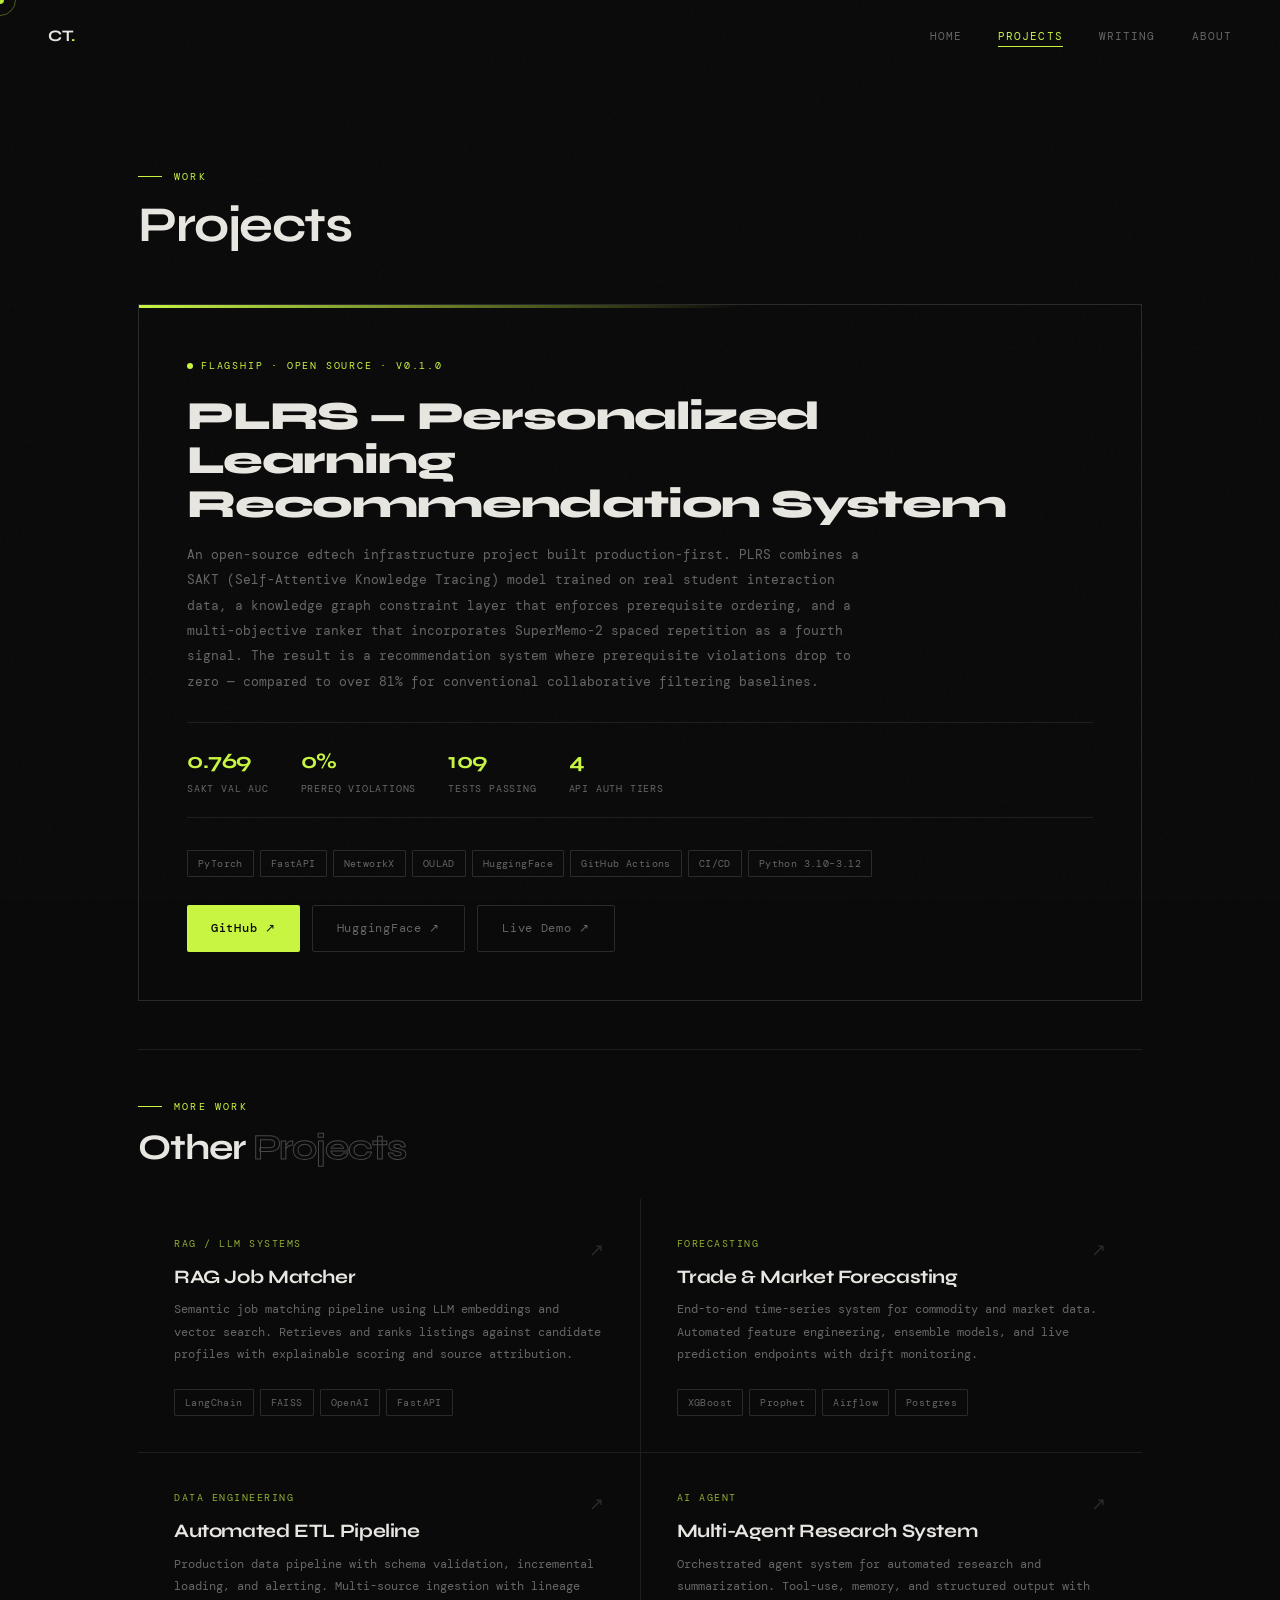
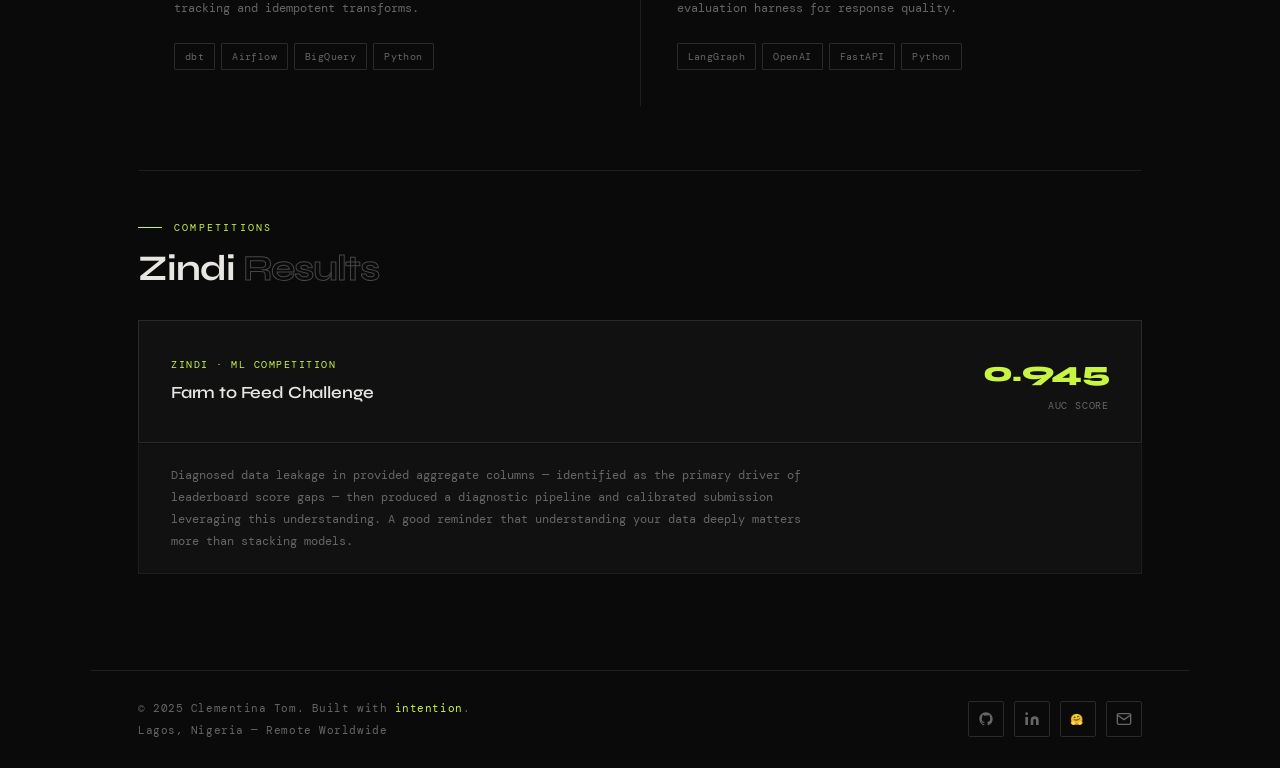
<file: projects/index.html>
<!DOCTYPE html>
<html lang="en">
<head>
  <meta charset="UTF-8" />
  <meta name="viewport" content="width=device-width, initial-scale=1.0" />
  <title>Projects — Clementina Tom</title>
  <meta name="description" content="ML and data engineering projects by Clementina Tom — RAG systems, MLOps pipelines, time-series forecasting, and open-source tools." />
  <link rel="preconnect" href="https://fonts.googleapis.com" />
  <link rel="preconnect" href="https://fonts.gstatic.com" crossorigin />
  <link href="https://fonts.googleapis.com/css2?family=DM+Mono:ital,wght@0,300;0,400;0,500;1,300&family=Syne:wght@400;500;600;700;800&display=swap" rel="stylesheet" />
  <link rel="icon" type="image/png" href="../assets/img/favicon-48x48.png" sizes="48x48" />
  <link rel="icon" type="image/svg+xml" href="../assets/img/favicon.svg" />
  <link rel="apple-touch-icon" sizes="180x180" href="../assets/img/apple-touch-icon.png" />
  <link rel="manifest" href="../assets/img/site.webmanifest" />
  <link rel="stylesheet" href="../assets/css/style.css" />
  <style>
    /* PLRS spotlight */
    .flagship-card {
      border: 1px solid var(--border-light);
      padding: 48px;
      position: relative;
      overflow: hidden;
      margin-bottom: 1px;
    }
    .flagship-card::before {
      content: '';
      position: absolute;
      top: 0; left: 0;
      width: 100%; height: 3px;
      background: linear-gradient(90deg, var(--accent), transparent 60%);
    }
    .flagship-badge {
      display: inline-flex;
      align-items: center;
      gap: 8px;
      font-size: 10px;
      letter-spacing: 0.18em;
      text-transform: uppercase;
      color: var(--accent);
      margin-bottom: 20px;
    }
    .flagship-badge::before {
      content: '';
      display: inline-block;
      width: 6px; height: 6px;
      background: var(--accent);
      border-radius: 50%;
    }
    .flagship-title {
      font-family: var(--font-display);
      font-size: clamp(24px, 4vw, 40px);
      font-weight: 800;
      letter-spacing: -0.03em;
      color: var(--text);
      margin-bottom: 16px;
      line-height: 1.1;
    }
    .flagship-desc {
      font-size: 13px;
      color: var(--muted);
      line-height: 1.95;
      max-width: 680px;
      margin-bottom: 28px;
    }
    .flagship-metrics {
      display: flex;
      gap: 32px;
      flex-wrap: wrap;
      margin-bottom: 32px;
      padding: 20px 0;
      border-top: 1px solid var(--border);
      border-bottom: 1px solid var(--border);
    }
    .metric { }
    .metric-val {
      font-family: var(--font-display);
      font-size: 22px;
      font-weight: 700;
      color: var(--accent);
      letter-spacing: -0.02em;
    }
    .metric-label { font-size: 10px; color: var(--muted); letter-spacing: 0.08em; text-transform: uppercase; }
    .flagship-links { display: flex; gap: 12px; flex-wrap: wrap; }

    /* Competition highlight */
    .comp-card {
      background: var(--surface);
      border: 1px solid var(--border-light);
      padding: 28px 32px;
      display: flex;
      justify-content: space-between;
      align-items: center;
      gap: 24px;
      text-decoration: none;
      transition: background 0.2s, border-color 0.2s;
      margin-bottom: 1px;
    }
    .comp-card:hover { background: var(--bg); border-color: var(--accent); }
    .comp-left { }
    .comp-platform { font-size: 10px; letter-spacing: 0.15em; text-transform: uppercase; color: var(--accent); margin-bottom: 6px; }
    .comp-title { font-family: var(--font-display); font-size: 17px; font-weight: 600; color: var(--text); letter-spacing: -0.01em; }
    .comp-score {
      font-family: var(--font-display);
      font-size: 28px;
      font-weight: 800;
      color: var(--accent);
      letter-spacing: -0.02em;
      flex-shrink: 0;
      text-align: right;
    }
    .comp-score span { display: block; font-family: var(--font-mono); font-size: 10px; font-weight: 400; color: var(--muted); letter-spacing: 0.08em; text-transform: uppercase; }

    @media (max-width: 640px) {
      .flagship-card { padding: 28px 24px; }
      .flagship-metrics { gap: 20px; }
      .comp-card { flex-direction: column; align-items: flex-start; }
    }
  </style>
</head>
<body>

  <div class="cursor" id="cursor"></div>
  <div class="cursor-ring" id="cursorRing"></div>

  <nav id="nav">
    <a href="../index.html" class="nav-logo">CT<span>.</span></a>
    <ul class="nav-links">
      <li><a href="../index.html">Home</a></li>
      <li><a href="index.html" class="active">Projects</a></li>
      <li><a href="../writing/index.html">Writing</a></li>
      <li><a href="../about/index.html">About</a></li>
    </ul>
    <button class="nav-hamburger" id="navHamburger" aria-label="Menu">
      <span></span><span></span><span></span>
    </button>
  </nav>

  <div class="nav-mobile" id="navMobile">
    <a href="../index.html">Home</a>
    <a href="index.html" class="active">Projects</a>
    <a href="../writing/index.html">Writing</a>
    <a href="../about/index.html">About</a>
  </div>

  <div class="page-wrap">
    <section class="section">

      <div class="reveal">
        <div class="section-label">Work</div>
        <h1 class="section-title">Projects</h1>
      </div>

      <!-- PLRS Flagship -->
      <div class="flagship-card reveal">
        <div class="flagship-badge">Flagship · Open Source · v0.1.0</div>
        <div class="flagship-title">PLRS — Personalized Learning<br/>Recommendation System</div>
        <p class="flagship-desc">
          An open-source edtech infrastructure project built production-first.
          PLRS combines a SAKT (Self-Attentive Knowledge Tracing) model trained
          on real student interaction data, a knowledge graph constraint layer that
          enforces prerequisite ordering, and a multi-objective ranker that incorporates
          SuperMemo-2 spaced repetition as a fourth signal. The result is a
          recommendation system where prerequisite violations drop to zero — compared to
          over 81% for conventional collaborative filtering baselines.
        </p>
        <div class="flagship-metrics">
          <div class="metric">
            <div class="metric-val">0.769</div>
            <div class="metric-label">SAKT Val AUC</div>
          </div>
          <div class="metric">
            <div class="metric-val">0%</div>
            <div class="metric-label">Prereq Violations</div>
          </div>
          <div class="metric">
            <div class="metric-val">109</div>
            <div class="metric-label">Tests Passing</div>
          </div>
          <div class="metric">
            <div class="metric-val">4</div>
            <div class="metric-label">API Auth Tiers</div>
          </div>
        </div>
        <div class="project-tags" style="margin-bottom: 28px;">
          <span class="tag">PyTorch</span><span class="tag">FastAPI</span>
          <span class="tag">NetworkX</span><span class="tag">OULAD</span>
          <span class="tag">HuggingFace</span><span class="tag">GitHub Actions</span>
          <span class="tag">CI/CD</span><span class="tag">Python 3.10–3.12</span>
        </div>
        <div class="flagship-links">
          <a href="https://github.com/clementina-tom/PLRS" target="_blank" rel="noopener" class="btn btn-primary">GitHub ↗</a>
          <a href="https://huggingface.co/Clementio/PLRS" target="_blank" rel="noopener" class="btn btn-secondary">HuggingFace ↗</a>
          <a href="https://xbo78uswdvbsmsnka87e4j.streamlit.app" target="_blank" rel="noopener" class="btn btn-secondary">Live Demo ↗</a>
        </div>
      </div>

      <div class="divider" style="margin: 48px 0;"></div>

      <!-- Other projects -->
      <div class="reveal">
        <div class="section-label">More Work</div>
        <h2 class="section-title" style="font-size: clamp(24px, 3vw, 36px); margin-bottom: 32px;">Other <em>Projects</em></h2>
      </div>
      <div class="projects-grid reveal">
        <a href="https://github.com/clementina-tom" target="_blank" rel="noopener" class="project-card">
          <span class="project-arrow">↗</span>
          <div class="project-tier">RAG / LLM Systems</div>
          <div class="project-title">RAG Job Matcher</div>
          <p class="project-desc">Semantic job matching pipeline using LLM embeddings and vector search. Retrieves and ranks listings against candidate profiles with explainable scoring and source attribution.</p>
          <div class="project-tags">
            <span class="tag">LangChain</span><span class="tag">FAISS</span><span class="tag">OpenAI</span><span class="tag">FastAPI</span>
          </div>
        </a>
        <a href="https://github.com/clementina-tom" target="_blank" rel="noopener" class="project-card">
          <span class="project-arrow">↗</span>
          <div class="project-tier">Forecasting</div>
          <div class="project-title">Trade &amp; Market Forecasting</div>
          <p class="project-desc">End-to-end time-series system for commodity and market data. Automated feature engineering, ensemble models, and live prediction endpoints with drift monitoring.</p>
          <div class="project-tags">
            <span class="tag">XGBoost</span><span class="tag">Prophet</span><span class="tag">Airflow</span><span class="tag">Postgres</span>
          </div>
        </a>
        <a href="https://github.com/clementina-tom" target="_blank" rel="noopener" class="project-card">
          <span class="project-arrow">↗</span>
          <div class="project-tier">Data Engineering</div>
          <div class="project-title">Automated ETL Pipeline</div>
          <p class="project-desc">Production data pipeline with schema validation, incremental loading, and alerting. Multi-source ingestion with lineage tracking and idempotent transforms.</p>
          <div class="project-tags">
            <span class="tag">dbt</span><span class="tag">Airflow</span><span class="tag">BigQuery</span><span class="tag">Python</span>
          </div>
        </a>
        <a href="https://github.com/clementina-tom" target="_blank" rel="noopener" class="project-card">
          <span class="project-arrow">↗</span>
          <div class="project-tier">AI Agent</div>
          <div class="project-title">Multi-Agent Research System</div>
          <p class="project-desc">Orchestrated agent system for automated research and summarization. Tool-use, memory, and structured output with evaluation harness for response quality.</p>
          <div class="project-tags">
            <span class="tag">LangGraph</span><span class="tag">OpenAI</span><span class="tag">FastAPI</span><span class="tag">Python</span>
          </div>
        </a>
      </div>

      <div class="divider" style="margin: 64px 0 48px;"></div>

      <!-- Competitions -->
      <div class="reveal">
        <div class="section-label">Competitions</div>
        <h2 class="section-title" style="font-size: clamp(24px, 3vw, 36px); margin-bottom: 32px;">Zindi <em>Results</em></h2>
      </div>
      <div class="reveal">
        <div class="comp-card">
          <div class="comp-left">
            <div class="comp-platform">Zindi · ML Competition</div>
            <div class="comp-title">Farm to Feed Challenge</div>
          </div>
          <div class="comp-score">
            0.945
            <span>AUC Score</span>
          </div>
        </div>
        <div style="padding: 20px 0; border: 1px solid var(--border); border-top: none; padding: 20px 32px; background: var(--surface);">
          <p style="font-size: 12px; color: var(--muted); line-height: 1.85; max-width: 640px;">
            Diagnosed data leakage in provided aggregate columns — identified as the primary driver of leaderboard score gaps — then produced a diagnostic pipeline and calibrated submission leveraging this understanding. A good reminder that understanding your data deeply matters more than stacking models.
          </p>
        </div>
      </div>

    </section>

    <footer>
      <div class="footer-left">
        <p>© 2025 Clementina Tom. Built with <span>intention</span>.</p>
        <p>Lagos, Nigeria — Remote Worldwide</p>
      </div>
      <div class="footer-icons">
        <a href="https://github.com/clementina-tom" target="_blank" rel="noopener" class="icon-link" aria-label="GitHub">
          <svg viewBox="0 0 24 24" fill="currentColor"><path d="M12 2C6.477 2 2 6.484 2 12.017c0 4.425 2.865 8.18 6.839 9.504.5.092.682-.217.682-.483 0-.237-.008-.868-.013-1.703-2.782.605-3.369-1.343-3.369-1.343-.454-1.158-1.11-1.466-1.11-1.466-.908-.62.069-.608.069-.608 1.003.07 1.531 1.032 1.531 1.032.892 1.53 2.341 1.088 2.91.832.092-.647.35-1.088.636-1.338-2.22-.253-4.555-1.113-4.555-4.951 0-1.093.39-1.988 1.029-2.688-.103-.253-.446-1.272.098-2.65 0 0 .84-.27 2.75 1.026A9.564 9.564 0 0112 6.844c.85.004 1.705.115 2.504.337 1.909-1.296 2.747-1.027 2.747-1.027.546 1.379.202 2.398.1 2.651.64.7 1.028 1.595 1.028 2.688 0 3.848-2.339 4.695-4.566 4.943.359.309.678.92.678 1.855 0 1.338-.012 2.419-.012 2.747 0 .268.18.58.688.482A10.019 10.019 0 0022 12.017C22 6.484 17.522 2 12 2z"/></svg>
        </a>
        <a href="https://linkedin.com/in/clementina-tom" target="_blank" rel="noopener" class="icon-link" aria-label="LinkedIn">
          <svg viewBox="0 0 24 24" fill="currentColor"><path d="M16 8a6 6 0 016 6v7h-4v-7a2 2 0 00-2-2 2 2 0 00-2 2v7h-4v-7a6 6 0 016-6zM2 9h4v12H2zM4 6a2 2 0 100-4 2 2 0 000 4z"/></svg>
        </a>
        <a href="https://huggingface.co/Clementio" target="_blank" rel="noopener" class="icon-link" aria-label="HuggingFace">
          <svg viewBox="0 0 24 24" fill="currentColor"><text y="18" font-size="16">🤗</text></svg>
        </a>
        <a href="mailto:tomvclementina@gmail.com" class="icon-link" aria-label="Email">
          <svg viewBox="0 0 24 24" fill="none" stroke="currentColor" stroke-width="2" stroke-linecap="round" stroke-linejoin="round"><path d="M4 4h16c1.1 0 2 .9 2 2v12c0 1.1-.9 2-2 2H4c-1.1 0-2-.9-2-2V6c0-1.1.9-2 2-2z"/><polyline points="22,6 12,13 2,6"/></svg>
        </a>
      </div>
    </footer>

  </div>

  <script src="../assets/js/main.js"></script>
</body>
</html>
</file>
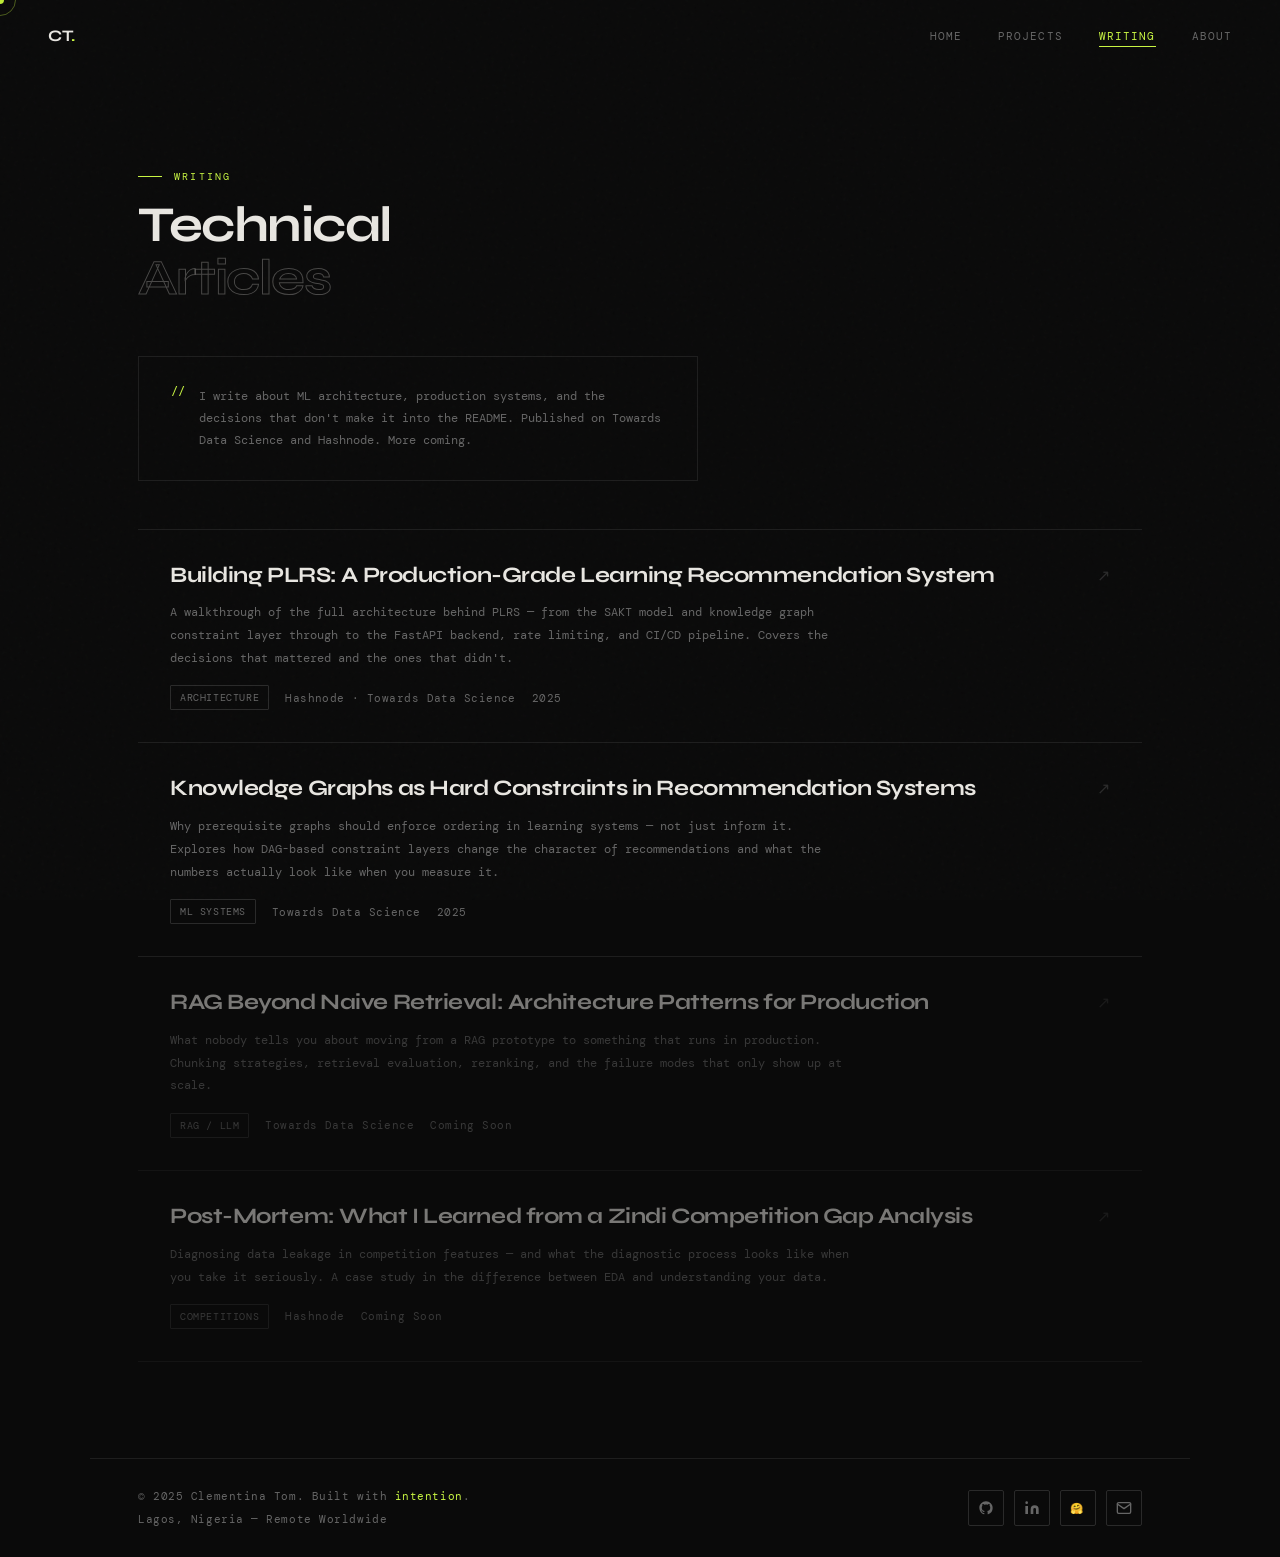
<file: writing/index.html>
<!DOCTYPE html>
<html lang="en">
<head>
  <meta charset="UTF-8" />
  <meta name="viewport" content="width=device-width, initial-scale=1.0" />
  <title>Writing — Clementina Tom</title>
  <meta name="description" content="Technical writing on ML systems, RAG architecture, and data engineering by Clementina Tom." />
  <link rel="preconnect" href="https://fonts.googleapis.com" />
  <link rel="preconnect" href="https://fonts.gstatic.com" crossorigin />
  <link href="https://fonts.googleapis.com/css2?family=DM+Mono:ital,wght@0,300;0,400;0,500;1,300&family=Syne:wght@400;500;600;700;800&display=swap" rel="stylesheet" />
  <link rel="icon" type="image/png" href="../assets/img/favicon-48x48.png" sizes="48x48" />
  <link rel="icon" type="image/svg+xml" href="../assets/img/favicon.svg" />
  <link rel="apple-touch-icon" sizes="180x180" href="../assets/img/apple-touch-icon.png" />
  <link rel="manifest" href="../assets/img/site.webmanifest" />
  <link rel="stylesheet" href="../assets/css/style.css" />
  <style>
    .post-item-full {
      background: var(--bg);
      padding: 32px;
      text-decoration: none;
      transition: background 0.2s;
      position: relative;
      overflow: hidden;
      display: block;
      border-bottom: 1px solid var(--border);
    }
    .post-item-full:first-child { border-top: 1px solid var(--border); }
    .post-item-full::before {
      content: '';
      position: absolute;
      top: 0; left: 0;
      width: 0; height: 100%;
      background: var(--accent-dim, rgba(200,245,66,0.04));
      transition: width 0.3s ease;
    }
    .post-item-full:hover { background: var(--surface); }
    .post-item-full:hover::before { width: 4px; background: var(--accent); }
    .post-header { display: flex; justify-content: space-between; align-items: flex-start; gap: 24px; margin-bottom: 12px; }
    .post-title-lg {
      font-family: var(--font-display);
      font-size: clamp(17px, 2.5vw, 22px);
      font-weight: 700;
      letter-spacing: -0.02em;
      color: var(--text);
      transition: color 0.2s;
      line-height: 1.25;
    }
    .post-item-full:hover .post-title-lg { color: var(--accent); }
    .post-excerpt {
      font-size: 12px;
      color: var(--muted);
      line-height: 1.9;
      max-width: 680px;
      margin-bottom: 16px;
    }
    .post-footer { display: flex; align-items: center; gap: 16px; }
    .post-platform { font-size: 11px; color: var(--muted); letter-spacing: 0.04em; }
    .post-arrow { color: var(--border-light); transition: all 0.2s; font-size: 16px; }
    .post-item-full:hover .post-arrow { color: var(--accent); transform: translate(3px, -3px); }

    .post-coming {
      opacity: 0.5;
      pointer-events: none;
    }

    .writing-note {
      font-size: 12px;
      color: var(--muted);
      line-height: 1.85;
      max-width: 560px;
      padding: 28px 32px;
      border: 1px solid var(--border);
      margin-bottom: 48px;
      position: relative;
    }
    .writing-note::before {
      content: '//';
      position: absolute;
      top: 28px; left: 32px;
      color: var(--accent);
      font-family: var(--font-mono);
      font-size: 12px;
      line-height: 1;
    }
    .writing-note p { padding-left: 28px; }
  </style>
</head>
<body>

  <div class="cursor" id="cursor"></div>
  <div class="cursor-ring" id="cursorRing"></div>

  <nav id="nav">
    <a href="../index.html" class="nav-logo">CT<span>.</span></a>
    <ul class="nav-links">
      <li><a href="../index.html">Home</a></li>
      <li><a href="../projects/index.html">Projects</a></li>
      <li><a href="index.html" class="active">Writing</a></li>
      <li><a href="../about/index.html">About</a></li>
    </ul>
    <button class="nav-hamburger" id="navHamburger" aria-label="Menu">
      <span></span><span></span><span></span>
    </button>
  </nav>

  <div class="nav-mobile" id="navMobile">
    <a href="../index.html">Home</a>
    <a href="../projects/index.html">Projects</a>
    <a href="index.html" class="active">Writing</a>
    <a href="../about/index.html">About</a>
  </div>

  <div class="page-wrap">
    <section class="section">

      <div class="reveal">
        <div class="section-label">Writing</div>
        <h1 class="section-title">Technical<br/><em>Articles</em></h1>
      </div>

      <div class="writing-note reveal">
        <p>
          I write about ML architecture, production systems, and the decisions that don't make it into the README.
          Published on Towards Data Science and Hashnode. More coming.
        </p>
      </div>

      <div class="reveal">

        <a href="https://hashnode.com" target="_blank" rel="noopener" class="post-item-full">
          <div class="post-header">
            <div class="post-title-lg">Building PLRS: A Production-Grade Learning Recommendation System</div>
            <span class="post-arrow">↗</span>
          </div>
          <p class="post-excerpt">
            A walkthrough of the full architecture behind PLRS — from the SAKT model and knowledge graph constraint layer
            through to the FastAPI backend, rate limiting, and CI/CD pipeline. Covers the decisions that mattered and the ones that didn't.
          </p>
          <div class="post-footer">
            <span class="post-tag">Architecture</span>
            <span class="post-platform">Hashnode · Towards Data Science</span>
            <span class="post-date">2025</span>
          </div>
        </a>

        <a href="https://hashnode.com" target="_blank" rel="noopener" class="post-item-full">
          <div class="post-header">
            <div class="post-title-lg">Knowledge Graphs as Hard Constraints in Recommendation Systems</div>
            <span class="post-arrow">↗</span>
          </div>
          <p class="post-excerpt">
            Why prerequisite graphs should enforce ordering in learning systems — not just inform it. Explores how DAG-based
            constraint layers change the character of recommendations and what the numbers actually look like when you measure it.
          </p>
          <div class="post-footer">
            <span class="post-tag">ML Systems</span>
            <span class="post-platform">Towards Data Science</span>
            <span class="post-date">2025</span>
          </div>
        </a>

        <a href="#" class="post-item-full post-coming">
          <div class="post-header">
            <div class="post-title-lg">RAG Beyond Naive Retrieval: Architecture Patterns for Production</div>
            <span class="post-arrow">↗</span>
          </div>
          <p class="post-excerpt">
            What nobody tells you about moving from a RAG prototype to something that runs in production. Chunking strategies,
            retrieval evaluation, reranking, and the failure modes that only show up at scale.
          </p>
          <div class="post-footer">
            <span class="post-tag">RAG / LLM</span>
            <span class="post-platform">Towards Data Science</span>
            <span class="post-date">Coming Soon</span>
          </div>
        </a>

        <a href="#" class="post-item-full post-coming">
          <div class="post-header">
            <div class="post-title-lg">Post-Mortem: What I Learned from a Zindi Competition Gap Analysis</div>
            <span class="post-arrow">↗</span>
          </div>
          <p class="post-excerpt">
            Diagnosing data leakage in competition features — and what the diagnostic process looks like when you take it seriously.
            A case study in the difference between EDA and understanding your data.
          </p>
          <div class="post-footer">
            <span class="post-tag">Competitions</span>
            <span class="post-platform">Hashnode</span>
            <span class="post-date">Coming Soon</span>
          </div>
        </a>

      </div>

    </section>

    <footer>
      <div class="footer-left">
        <p>© 2025 Clementina Tom. Built with <span>intention</span>.</p>
        <p>Lagos, Nigeria — Remote Worldwide</p>
      </div>
      <div class="footer-icons">
        <a href="https://github.com/clementina-tom" target="_blank" rel="noopener" class="icon-link" aria-label="GitHub">
          <svg viewBox="0 0 24 24" fill="currentColor"><path d="M12 2C6.477 2 2 6.484 2 12.017c0 4.425 2.865 8.18 6.839 9.504.5.092.682-.217.682-.483 0-.237-.008-.868-.013-1.703-2.782.605-3.369-1.343-3.369-1.343-.454-1.158-1.11-1.466-1.11-1.466-.908-.62.069-.608.069-.608 1.003.07 1.531 1.032 1.531 1.032.892 1.53 2.341 1.088 2.91.832.092-.647.35-1.088.636-1.338-2.22-.253-4.555-1.113-4.555-4.951 0-1.093.39-1.988 1.029-2.688-.103-.253-.446-1.272.098-2.65 0 0 .84-.27 2.75 1.026A9.564 9.564 0 0112 6.844c.85.004 1.705.115 2.504.337 1.909-1.296 2.747-1.027 2.747-1.027.546 1.379.202 2.398.1 2.651.64.7 1.028 1.595 1.028 2.688 0 3.848-2.339 4.695-4.566 4.943.359.309.678.92.678 1.855 0 1.338-.012 2.419-.012 2.747 0 .268.18.58.688.482A10.019 10.019 0 0022 12.017C22 6.484 17.522 2 12 2z"/></svg>
        </a>
        <a href="https://linkedin.com/in/clementina-tom" target="_blank" rel="noopener" class="icon-link" aria-label="LinkedIn">
          <svg viewBox="0 0 24 24" fill="currentColor"><path d="M16 8a6 6 0 016 6v7h-4v-7a2 2 0 00-2-2 2 2 0 00-2 2v7h-4v-7a6 6 0 016-6zM2 9h4v12H2zM4 6a2 2 0 100-4 2 2 0 000 4z"/></svg>
        </a>
        <a href="https://huggingface.co/Clementio" target="_blank" rel="noopener" class="icon-link" aria-label="HuggingFace">
          <svg viewBox="0 0 24 24" fill="currentColor"><text y="18" font-size="16">🤗</text></svg>
        </a>
        <a href="mailto:tomvclementina@gmail.com" class="icon-link" aria-label="Email">
          <svg viewBox="0 0 24 24" fill="none" stroke="currentColor" stroke-width="2" stroke-linecap="round" stroke-linejoin="round"><path d="M4 4h16c1.1 0 2 .9 2 2v12c0 1.1-.9 2-2 2H4c-1.1 0-2-.9-2-2V6c0-1.1.9-2 2-2z"/><polyline points="22,6 12,13 2,6"/></svg>
        </a>
      </div>
    </footer>

  </div>

  <script src="../assets/js/main.js"></script>
</body>
</html>
</file>
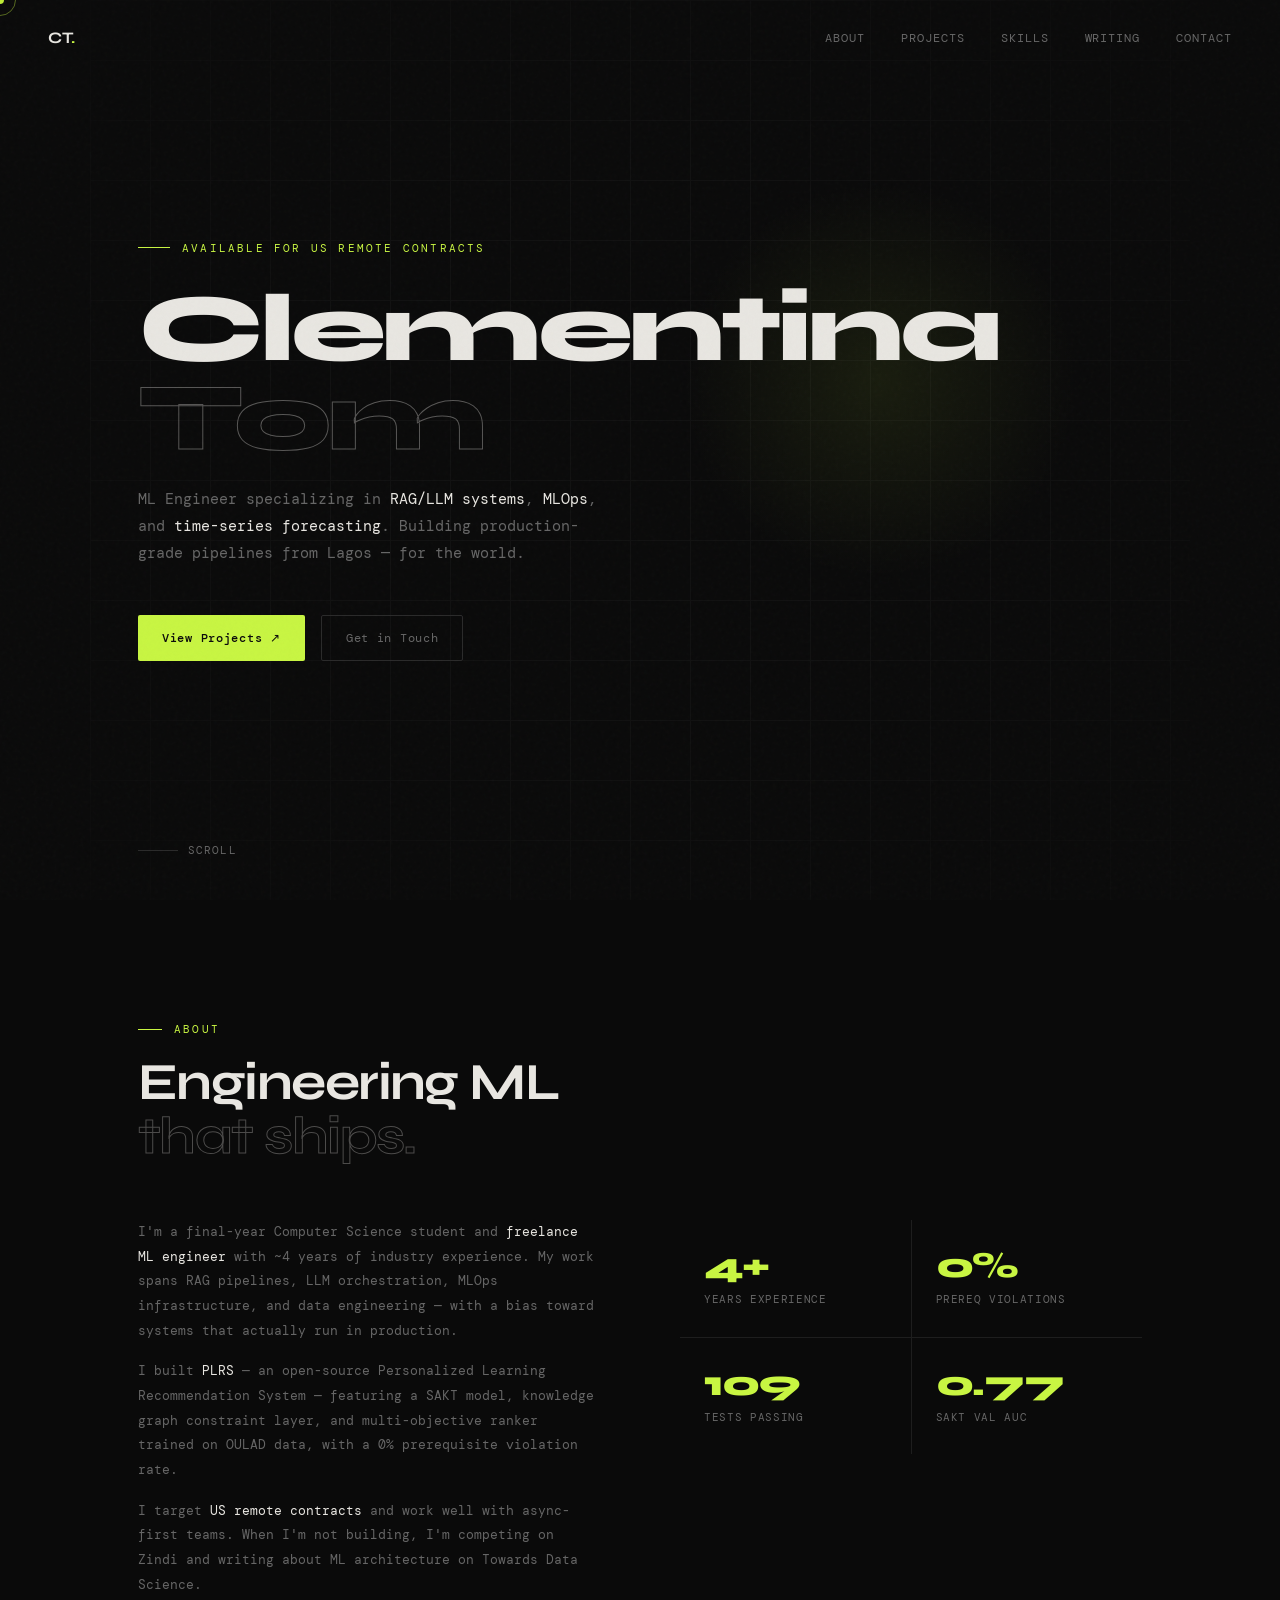
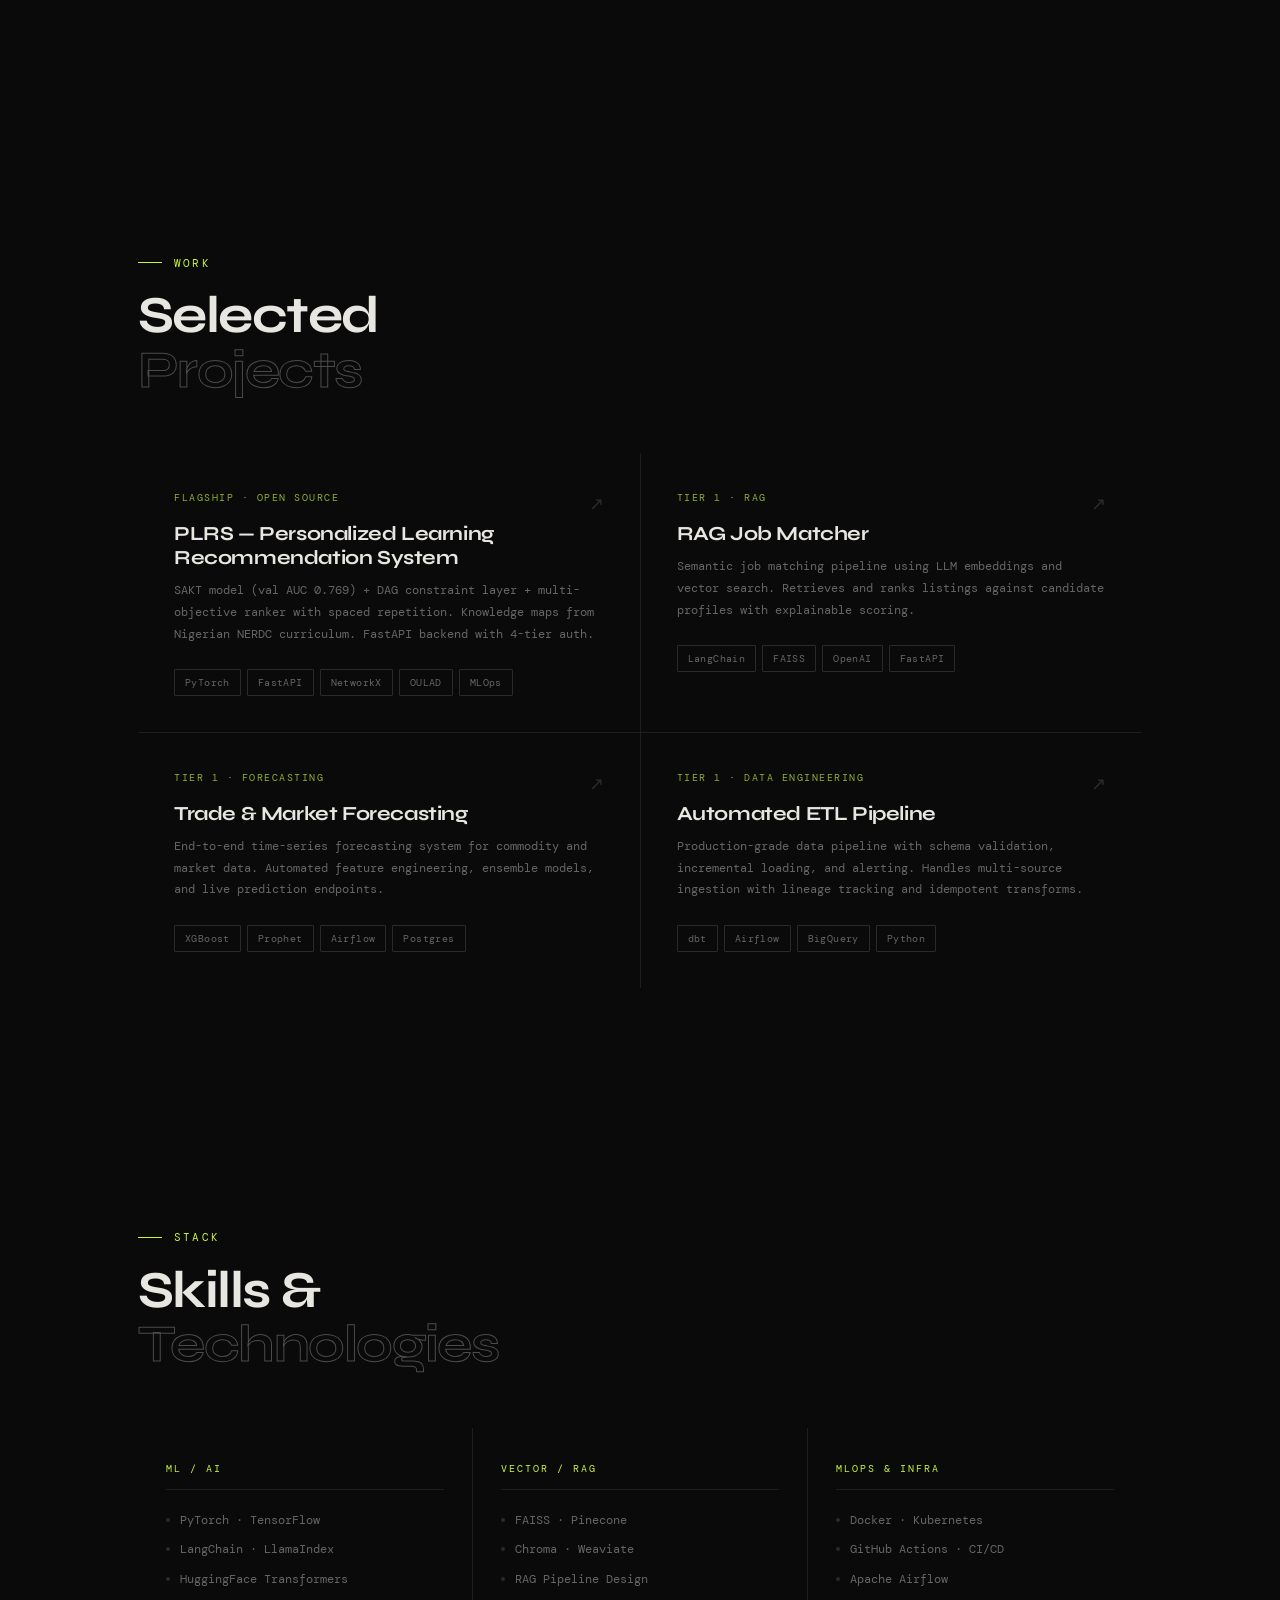
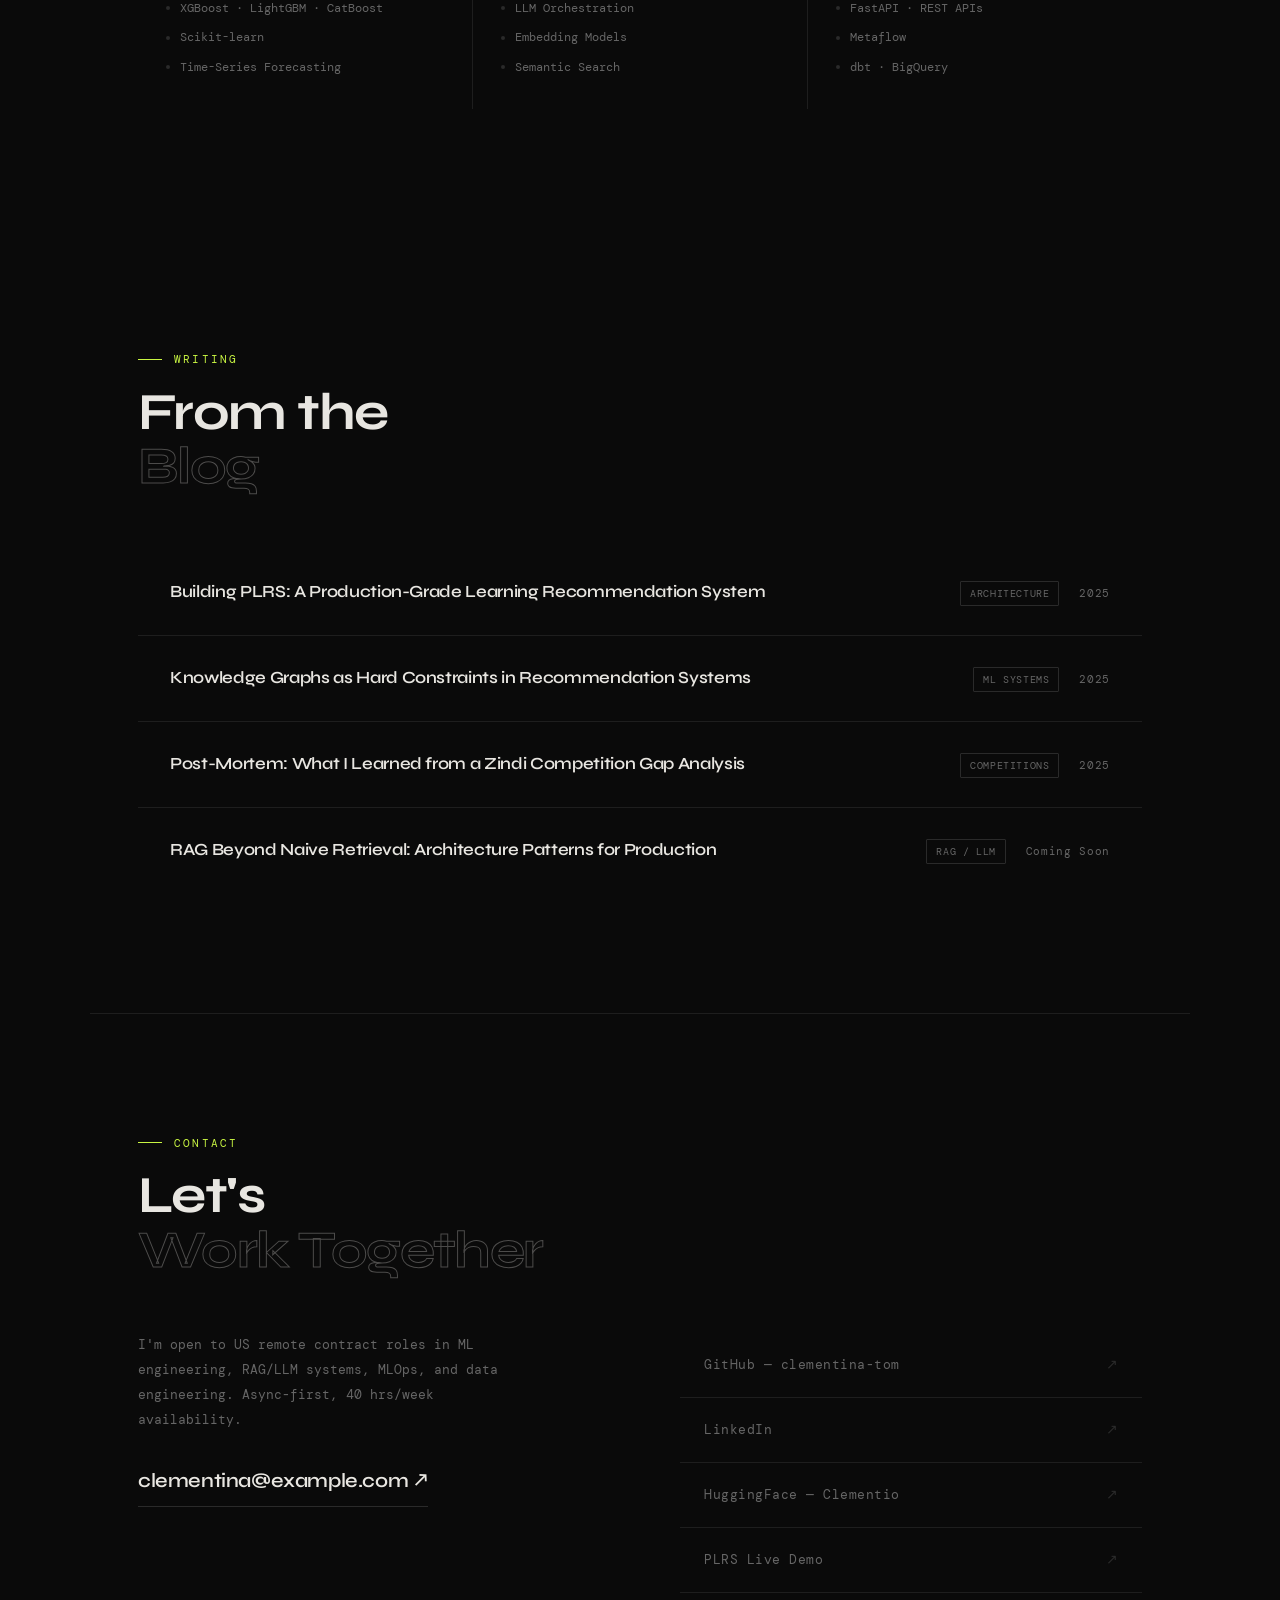
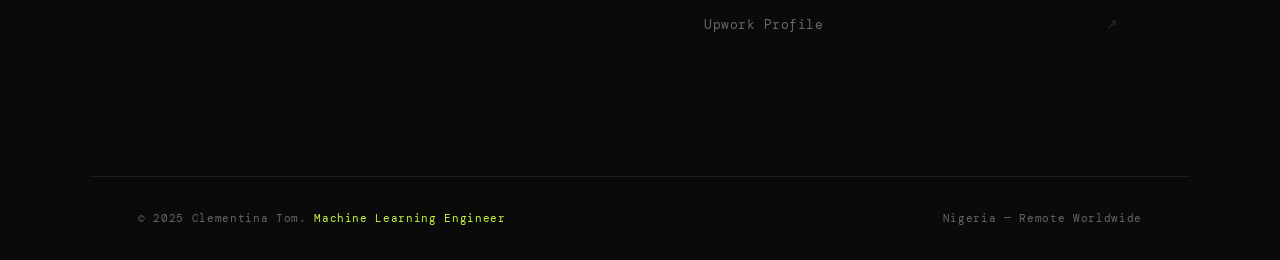
<file: clementina-tom.html>
<!DOCTYPE html>
<html lang="en">
<head>
  <meta charset="UTF-8" />
  <meta name="viewport" content="width=device-width, initial-scale=1.0" />
  <title>Clementina Tom — ML Engineer</title>
  <link rel="preconnect" href="https://fonts.googleapis.com" />
  <link rel="preconnect" href="https://fonts.gstatic.com" crossorigin />
  <link href="https://fonts.googleapis.com/css2?family=DM+Mono:ital,wght@0,300;0,400;0,500;1,300&family=Syne:wght@400;500;600;700;800&display=swap" rel="stylesheet" />
  <style>
    *, *::before, *::after { box-sizing: border-box; margin: 0; padding: 0; }

    :root {
      --bg: #0a0a0a;
      --surface: #111111;
      --border: #1e1e1e;
      --border-light: #2a2a2a;
      --text: #e8e6e1;
      --muted: #666;
      --accent: #c8f542;
      --accent-dim: rgba(200, 245, 66, 0.12);
      --accent-dim2: rgba(200, 245, 66, 0.06);
      --font-display: 'Syne', sans-serif;
      --font-mono: 'DM Mono', monospace;
    }

    html { scroll-behavior: smooth; }

    body {
      background: var(--bg);
      color: var(--text);
      font-family: var(--font-mono);
      font-size: 14px;
      line-height: 1.7;
      overflow-x: hidden;
      cursor: none;
    }

    /* Custom cursor */
    .cursor {
      position: fixed;
      width: 8px; height: 8px;
      background: var(--accent);
      border-radius: 50%;
      pointer-events: none;
      z-index: 9999;
      transition: transform 0.1s ease;
      mix-blend-mode: difference;
    }
    .cursor-ring {
      position: fixed;
      width: 32px; height: 32px;
      border: 1px solid rgba(200,245,66,0.4);
      border-radius: 50%;
      pointer-events: none;
      z-index: 9998;
      transition: all 0.18s ease;
    }
    .cursor-ring.hovering {
      transform: scale(2);
      border-color: var(--accent);
    }

    /* Noise texture overlay */
    body::before {
      content: '';
      position: fixed;
      inset: 0;
      background-image: url("data:image/svg+xml,%3Csvg viewBox='0 0 256 256' xmlns='http://www.w3.org/2000/svg'%3E%3Cfilter id='noise'%3E%3CfeTurbulence type='fractalNoise' baseFrequency='0.9' numOctaves='4' stitchTiles='stitch'/%3E%3C/filter%3E%3Crect width='100%25' height='100%25' filter='url(%23noise)' opacity='0.035'/%3E%3C/svg%3E");
      pointer-events: none;
      z-index: 100;
      opacity: 0.6;
    }

    /* Nav */
    nav {
      position: fixed;
      top: 0; left: 0; right: 0;
      z-index: 50;
      display: flex;
      align-items: center;
      justify-content: space-between;
      padding: 24px 48px;
      border-bottom: 1px solid transparent;
      transition: border-color 0.3s, background 0.3s;
    }
    nav.scrolled {
      border-color: var(--border);
      background: rgba(10,10,10,0.92);
      backdrop-filter: blur(12px);
    }
    .nav-logo {
      font-family: var(--font-display);
      font-weight: 700;
      font-size: 16px;
      letter-spacing: -0.02em;
      color: var(--text);
      text-decoration: none;
    }
    .nav-logo span { color: var(--accent); }
    .nav-links {
      display: flex;
      gap: 36px;
      list-style: none;
    }
    .nav-links a {
      color: var(--muted);
      text-decoration: none;
      font-size: 12px;
      letter-spacing: 0.08em;
      text-transform: uppercase;
      transition: color 0.2s;
    }
    .nav-links a:hover { color: var(--accent); }

    /* Sections */
    section {
      padding: 120px 48px;
      max-width: 1100px;
      margin: 0 auto;
    }

    /* Hero */
    #hero {
      min-height: 100vh;
      display: flex;
      flex-direction: column;
      justify-content: center;
      padding-top: 120px;
      position: relative;
    }
    .hero-eyebrow {
      font-size: 11px;
      letter-spacing: 0.2em;
      text-transform: uppercase;
      color: var(--accent);
      margin-bottom: 28px;
      opacity: 0;
      animation: fadeUp 0.7s ease 0.2s forwards;
      display: flex;
      align-items: center;
      gap: 12px;
    }
    .hero-eyebrow::before {
      content: '';
      display: inline-block;
      width: 32px; height: 1px;
      background: var(--accent);
    }
    .hero-name {
      font-family: var(--font-display);
      font-size: clamp(52px, 8vw, 96px);
      font-weight: 800;
      line-height: 0.92;
      letter-spacing: -0.04em;
      color: var(--text);
      margin-bottom: 24px;
      opacity: 0;
      animation: fadeUp 0.7s ease 0.35s forwards;
    }
    .hero-name em {
      font-style: normal;
      color: transparent;
      -webkit-text-stroke: 1px rgba(232,230,225,0.35);
    }
    .hero-tagline {
      font-size: 15px;
      color: var(--muted);
      max-width: 480px;
      line-height: 1.8;
      margin-bottom: 48px;
      opacity: 0;
      animation: fadeUp 0.7s ease 0.5s forwards;
    }
    .hero-tagline strong { color: var(--text); font-weight: 400; }
    .hero-cta {
      display: flex;
      gap: 16px;
      flex-wrap: wrap;
      opacity: 0;
      animation: fadeUp 0.7s ease 0.65s forwards;
    }
    .btn {
      display: inline-flex;
      align-items: center;
      gap: 8px;
      padding: 12px 24px;
      font-family: var(--font-mono);
      font-size: 12px;
      letter-spacing: 0.06em;
      text-decoration: none;
      border-radius: 2px;
      transition: all 0.2s;
      cursor: none;
    }
    .btn-primary {
      background: var(--accent);
      color: #0a0a0a;
      font-weight: 500;
    }
    .btn-primary:hover { background: #d4f55a; transform: translateY(-1px); }
    .btn-secondary {
      border: 1px solid var(--border-light);
      color: var(--muted);
    }
    .btn-secondary:hover { border-color: var(--accent); color: var(--accent); }

    .hero-scroll-hint {
      position: absolute;
      bottom: 40px;
      left: 48px;
      display: flex;
      align-items: center;
      gap: 10px;
      font-size: 11px;
      color: var(--muted);
      letter-spacing: 0.1em;
      text-transform: uppercase;
      opacity: 0;
      animation: fadeUp 0.7s ease 1s forwards;
    }
    .scroll-line {
      width: 40px; height: 1px;
      background: var(--border-light);
      position: relative;
      overflow: hidden;
    }
    .scroll-line::after {
      content: '';
      position: absolute;
      left: -100%; top: 0;
      width: 100%; height: 100%;
      background: var(--accent);
      animation: scanLine 2s ease-in-out 1.5s infinite;
    }

    /* Section header */
    .section-label {
      font-size: 11px;
      letter-spacing: 0.2em;
      text-transform: uppercase;
      color: var(--accent);
      margin-bottom: 16px;
      display: flex;
      align-items: center;
      gap: 12px;
    }
    .section-label::before {
      content: '';
      display: inline-block;
      width: 24px; height: 1px;
      background: var(--accent);
    }
    .section-title {
      font-family: var(--font-display);
      font-size: clamp(32px, 5vw, 52px);
      font-weight: 700;
      letter-spacing: -0.03em;
      line-height: 1.05;
      margin-bottom: 56px;
      color: var(--text);
    }
    .section-title em {
      font-style: normal;
      color: transparent;
      -webkit-text-stroke: 1px rgba(232,230,225,0.3);
    }

    /* About */
    #about .about-grid {
      display: grid;
      grid-template-columns: 1fr 1fr;
      gap: 80px;
      align-items: start;
    }
    .about-body p {
      color: var(--muted);
      line-height: 1.9;
      margin-bottom: 16px;
      font-size: 13px;
    }
    .about-body p strong { color: var(--text); font-weight: 400; }
    .about-stats {
      display: grid;
      grid-template-columns: 1fr 1fr;
      gap: 1px;
      background: var(--border);
    }
    .stat {
      background: var(--bg);
      padding: 28px 24px;
      transition: background 0.2s;
    }
    .stat:hover { background: var(--surface); }
    .stat-num {
      font-family: var(--font-display);
      font-size: 36px;
      font-weight: 800;
      color: var(--accent);
      letter-spacing: -0.03em;
      line-height: 1;
      margin-bottom: 6px;
    }
    .stat-label {
      font-size: 11px;
      color: var(--muted);
      letter-spacing: 0.06em;
      text-transform: uppercase;
    }

    /* Projects */
    #projects .projects-grid {
      display: grid;
      grid-template-columns: repeat(2, 1fr);
      gap: 1px;
      background: var(--border);
    }
    .project-card {
      background: var(--bg);
      padding: 36px;
      position: relative;
      overflow: hidden;
      transition: background 0.25s;
      text-decoration: none;
      display: block;
    }
    .project-card::before {
      content: '';
      position: absolute;
      top: 0; left: 0;
      width: 3px; height: 0;
      background: var(--accent);
      transition: height 0.3s ease;
    }
    .project-card:hover { background: var(--surface); }
    .project-card:hover::before { height: 100%; }
    .project-tier {
      font-size: 10px;
      letter-spacing: 0.15em;
      text-transform: uppercase;
      color: var(--accent);
      margin-bottom: 16px;
      opacity: 0.7;
    }
    .project-title {
      font-family: var(--font-display);
      font-size: 20px;
      font-weight: 700;
      letter-spacing: -0.02em;
      color: var(--text);
      margin-bottom: 10px;
      line-height: 1.2;
    }
    .project-desc {
      font-size: 12px;
      color: var(--muted);
      line-height: 1.8;
      margin-bottom: 24px;
    }
    .project-tags {
      display: flex;
      flex-wrap: wrap;
      gap: 6px;
    }
    .tag {
      font-size: 10px;
      padding: 4px 10px;
      border: 1px solid var(--border-light);
      color: var(--muted);
      letter-spacing: 0.04em;
      border-radius: 1px;
      transition: all 0.2s;
    }
    .project-card:hover .tag {
      border-color: rgba(200,245,66,0.25);
      color: var(--accent);
    }
    .project-arrow {
      position: absolute;
      top: 36px; right: 36px;
      font-size: 18px;
      color: var(--border-light);
      transition: all 0.25s;
    }
    .project-card:hover .project-arrow {
      color: var(--accent);
      transform: translate(3px, -3px);
    }

    /* Skills */
    #skills .skills-grid {
      display: grid;
      grid-template-columns: repeat(3, 1fr);
      gap: 1px;
      background: var(--border);
      margin-bottom: 1px;
    }
    .skill-group {
      background: var(--bg);
      padding: 32px 28px;
      transition: background 0.2s;
    }
    .skill-group:hover { background: var(--surface); }
    .skill-group-title {
      font-size: 10px;
      letter-spacing: 0.2em;
      text-transform: uppercase;
      color: var(--accent);
      margin-bottom: 20px;
      padding-bottom: 12px;
      border-bottom: 1px solid var(--border);
    }
    .skill-list {
      list-style: none;
      display: flex;
      flex-direction: column;
      gap: 9px;
    }
    .skill-list li {
      font-size: 12px;
      color: var(--muted);
      display: flex;
      align-items: center;
      gap: 10px;
      transition: color 0.2s;
    }
    .skill-group:hover .skill-list li { color: #999; }
    .skill-list li::before {
      content: '';
      width: 4px; height: 4px;
      background: var(--border-light);
      border-radius: 50%;
      flex-shrink: 0;
      transition: background 0.2s;
    }
    .skill-group:hover .skill-list li::before { background: var(--accent); }

    /* Blog */
    #blog .posts-list {
      display: flex;
      flex-direction: column;
      gap: 1px;
      background: var(--border);
    }
    .post-item {
      background: var(--bg);
      padding: 28px 32px;
      display: flex;
      align-items: baseline;
      justify-content: space-between;
      gap: 24px;
      text-decoration: none;
      transition: background 0.2s;
      position: relative;
      overflow: hidden;
    }
    .post-item::after {
      content: '';
      position: absolute;
      bottom: 0; left: 0;
      width: 0; height: 1px;
      background: var(--accent);
      transition: width 0.3s ease;
    }
    .post-item:hover { background: var(--surface); }
    .post-item:hover::after { width: 100%; }
    .post-title {
      font-family: var(--font-display);
      font-size: 17px;
      font-weight: 600;
      letter-spacing: -0.02em;
      color: var(--text);
      transition: color 0.2s;
    }
    .post-item:hover .post-title { color: var(--accent); }
    .post-meta {
      display: flex;
      align-items: center;
      gap: 20px;
      flex-shrink: 0;
    }
    .post-tag {
      font-size: 10px;
      padding: 3px 9px;
      border: 1px solid var(--border-light);
      color: var(--muted);
      letter-spacing: 0.06em;
      text-transform: uppercase;
      border-radius: 1px;
    }
    .post-date {
      font-size: 11px;
      color: var(--muted);
      letter-spacing: 0.06em;
    }

    /* Contact */
    #contact {
      border-top: 1px solid var(--border);
    }
    .contact-inner {
      display: grid;
      grid-template-columns: 1fr 1fr;
      gap: 80px;
      align-items: start;
    }
    .contact-left p {
      color: var(--muted);
      font-size: 13px;
      line-height: 1.9;
      max-width: 360px;
    }
    .contact-email {
      display: inline-flex;
      align-items: center;
      gap: 10px;
      margin-top: 32px;
      font-family: var(--font-display);
      font-size: 20px;
      font-weight: 600;
      color: var(--text);
      text-decoration: none;
      letter-spacing: -0.02em;
      border-bottom: 1px solid var(--border-light);
      padding-bottom: 8px;
      transition: all 0.2s;
    }
    .contact-email:hover {
      color: var(--accent);
      border-color: var(--accent);
    }
    .contact-links {
      display: flex;
      flex-direction: column;
      gap: 1px;
      background: var(--border);
    }
    .contact-link {
      background: var(--bg);
      padding: 20px 24px;
      display: flex;
      align-items: center;
      justify-content: space-between;
      text-decoration: none;
      transition: background 0.2s;
    }
    .contact-link:hover { background: var(--surface); }
    .contact-link-label {
      font-size: 13px;
      color: var(--muted);
      letter-spacing: 0.04em;
      transition: color 0.2s;
    }
    .contact-link:hover .contact-link-label { color: var(--accent); }
    .contact-link-arrow {
      font-size: 14px;
      color: var(--border-light);
      transition: all 0.2s;
    }
    .contact-link:hover .contact-link-arrow {
      color: var(--accent);
      transform: translate(3px, -3px);
    }

    /* Footer */
    footer {
      border-top: 1px solid var(--border);
      padding: 32px 48px;
      max-width: 1100px;
      margin: 0 auto;
      display: flex;
      align-items: center;
      justify-content: space-between;
    }
    footer p {
      font-size: 11px;
      color: var(--muted);
      letter-spacing: 0.06em;
    }
    footer span { color: var(--accent); }

    /* Fade-in on scroll */
    .reveal {
      opacity: 0;
      transform: translateY(24px);
      transition: opacity 0.6s ease, transform 0.6s ease;
    }
    .reveal.visible {
      opacity: 1;
      transform: none;
    }

    /* Animations */
    @keyframes fadeUp {
      to { opacity: 1; transform: translateY(0); }
      from { opacity: 0; transform: translateY(20px); }
    }
    @keyframes scanLine {
      0% { left: -100%; }
      100% { left: 100%; }
    }

    /* Responsive */
    @media (max-width: 768px) {
      nav { padding: 20px 24px; }
      .nav-links { display: none; }
      section { padding: 80px 24px; }
      #hero { padding-left: 24px; padding-right: 24px; }
      .hero-scroll-hint { left: 24px; }
      #about .about-grid,
      .contact-inner { grid-template-columns: 1fr; gap: 40px; }
      #projects .projects-grid { grid-template-columns: 1fr; }
      #skills .skills-grid { grid-template-columns: 1fr; }
      footer { padding: 24px; flex-direction: column; gap: 8px; text-align: center; }
    }

    /* Animated bg grid */
    .hero-grid {
      position: absolute;
      inset: 0;
      background-image:
        linear-gradient(var(--border) 1px, transparent 1px),
        linear-gradient(90deg, var(--border) 1px, transparent 1px);
      background-size: 60px 60px;
      opacity: 0.35;
      mask-image: radial-gradient(ellipse 80% 80% at 50% 50%, black 40%, transparent 100%);
      pointer-events: none;
    }
    .hero-glow {
      position: absolute;
      width: 400px; height: 400px;
      background: radial-gradient(circle, rgba(200,245,66,0.08) 0%, transparent 70%);
      top: 20%; right: 10%;
      pointer-events: none;
    }
  </style>
</head>
<body>

  <!-- Custom cursor -->
  <div class="cursor" id="cursor"></div>
  <div class="cursor-ring" id="cursorRing"></div>

  <!-- Nav -->
  <nav id="nav">
    <a href="#hero" class="nav-logo">CT<span>.</span></a>
    <ul class="nav-links">
      <li><a href="#about">About</a></li>
      <li><a href="#projects">Projects</a></li>
      <li><a href="#skills">Skills</a></li>
      <li><a href="#blog">Writing</a></li>
      <li><a href="#contact">Contact</a></li>
    </ul>
  </nav>

  <!-- Hero -->
  <section id="hero">
    <div class="hero-grid"></div>
    <div class="hero-glow"></div>
    <div class="hero-eyebrow">Available for US remote contracts</div>
    <h1 class="hero-name">
      Clementina<br/>
      <em>Tom</em>
    </h1>
    <p class="hero-tagline">
      ML Engineer specializing in <strong>RAG/LLM systems</strong>,
      <strong>MLOps</strong>, and <strong>time-series forecasting</strong>.
      Building production-grade pipelines from Lagos — for the world.
    </p>
    <div class="hero-cta">
      <a href="#projects" class="btn btn-primary">View Projects ↗</a>
      <a href="#contact" class="btn btn-secondary">Get in Touch</a>
    </div>
    <div class="hero-scroll-hint">
      <span class="scroll-line"></span>
      Scroll
    </div>
  </section>

  <!-- About -->
  <section id="about">
    <div class="reveal">
      <div class="section-label">About</div>
      <h2 class="section-title">Engineering ML<br/><em>that ships.</em></h2>
    </div>
    <div class="about-grid reveal">
      <div class="about-body">
        <p>
          I'm a final-year Computer Science student and <strong>freelance ML engineer</strong> with ~4 years of industry experience. My work spans RAG pipelines, LLM orchestration, MLOps infrastructure, and data engineering — with a bias toward systems that actually run in production.
        </p>
        <p>
          I built <strong>PLRS</strong> — an open-source Personalized Learning Recommendation System — featuring a SAKT model, knowledge graph constraint layer, and multi-objective ranker trained on OULAD data, with a 0% prerequisite violation rate.
        </p>
        <p>
          I target <strong>US remote contracts</strong> and work well with async-first teams. When I'm not building, I'm competing on Zindi and writing about ML architecture on Towards Data Science.
        </p>
      </div>
      <div>
        <div class="about-stats">
          <div class="stat">
            <div class="stat-num">4+</div>
            <div class="stat-label">Years Experience</div>
          </div>
          <div class="stat">
            <div class="stat-num">0%</div>
            <div class="stat-label">Prereq Violations</div>
          </div>
          <div class="stat">
            <div class="stat-num">109</div>
            <div class="stat-label">Tests Passing</div>
          </div>
          <div class="stat">
            <div class="stat-num">0.77</div>
            <div class="stat-label">SAKT Val AUC</div>
          </div>
        </div>
      </div>
    </div>
  </section>

  <!-- Projects -->
  <section id="projects">
    <div class="reveal">
      <div class="section-label">Work</div>
      <h2 class="section-title">Selected<br/><em>Projects</em></h2>
    </div>
    <div class="projects-grid reveal">
      <a href="https://github.com/clementina-tom/PLRS" target="_blank" class="project-card">
        <span class="project-arrow">↗</span>
        <div class="project-tier">Flagship · Open Source</div>
        <div class="project-title">PLRS — Personalized Learning Recommendation System</div>
        <p class="project-desc">SAKT model (val AUC 0.769) + DAG constraint layer + multi-objective ranker with spaced repetition. Knowledge maps from Nigerian NERDC curriculum. FastAPI backend with 4-tier auth.</p>
        <div class="project-tags">
          <span class="tag">PyTorch</span><span class="tag">FastAPI</span><span class="tag">NetworkX</span><span class="tag">OULAD</span><span class="tag">MLOps</span>
        </div>
      </a>
      <a href="https://github.com/clementina-tom" target="_blank" class="project-card">
        <span class="project-arrow">↗</span>
        <div class="project-tier">Tier 1 · RAG</div>
        <div class="project-title">RAG Job Matcher</div>
        <p class="project-desc">Semantic job matching pipeline using LLM embeddings and vector search. Retrieves and ranks listings against candidate profiles with explainable scoring.</p>
        <div class="project-tags">
          <span class="tag">LangChain</span><span class="tag">FAISS</span><span class="tag">OpenAI</span><span class="tag">FastAPI</span>
        </div>
      </a>
      <a href="https://github.com/clementina-tom" target="_blank" class="project-card">
        <span class="project-arrow">↗</span>
        <div class="project-tier">Tier 1 · Forecasting</div>
        <div class="project-title">Trade & Market Forecasting</div>
        <p class="project-desc">End-to-end time-series forecasting system for commodity and market data. Automated feature engineering, ensemble models, and live prediction endpoints.</p>
        <div class="project-tags">
          <span class="tag">XGBoost</span><span class="tag">Prophet</span><span class="tag">Airflow</span><span class="tag">Postgres</span>
        </div>
      </a>
      <a href="https://github.com/clementina-tom" target="_blank" class="project-card">
        <span class="project-arrow">↗</span>
        <div class="project-tier">Tier 1 · Data Engineering</div>
        <div class="project-title">Automated ETL Pipeline</div>
        <p class="project-desc">Production-grade data pipeline with schema validation, incremental loading, and alerting. Handles multi-source ingestion with lineage tracking and idempotent transforms.</p>
        <div class="project-tags">
          <span class="tag">dbt</span><span class="tag">Airflow</span><span class="tag">BigQuery</span><span class="tag">Python</span>
        </div>
      </a>
    </div>
  </section>

  <!-- Skills -->
  <section id="skills">
    <div class="reveal">
      <div class="section-label">Stack</div>
      <h2 class="section-title">Skills &<br/><em>Technologies</em></h2>
    </div>
    <div class="skills-grid reveal">
      <div class="skill-group">
        <div class="skill-group-title">ML / AI</div>
        <ul class="skill-list">
          <li>PyTorch · TensorFlow</li>
          <li>LangChain · LlamaIndex</li>
          <li>HuggingFace Transformers</li>
          <li>XGBoost · LightGBM · CatBoost</li>
          <li>Scikit-learn</li>
          <li>Time-Series Forecasting</li>
        </ul>
      </div>
      <div class="skill-group">
        <div class="skill-group-title">Vector / RAG</div>
        <ul class="skill-list">
          <li>FAISS · Pinecone</li>
          <li>Chroma · Weaviate</li>
          <li>RAG Pipeline Design</li>
          <li>LLM Orchestration</li>
          <li>Embedding Models</li>
          <li>Semantic Search</li>
        </ul>
      </div>
      <div class="skill-group">
        <div class="skill-group-title">MLOps & Infra</div>
        <ul class="skill-list">
          <li>Docker · Kubernetes</li>
          <li>GitHub Actions · CI/CD</li>
          <li>Apache Airflow</li>
          <li>FastAPI · REST APIs</li>
          <li>Metaflow</li>
          <li>dbt · BigQuery</li>
        </ul>
      </div>
    </div>
  </section>

  <!-- Blog -->
  <section id="blog">
    <div class="reveal">
      <div class="section-label">Writing</div>
      <h2 class="section-title">From the<br/><em>Blog</em></h2>
    </div>
    <div class="posts-list reveal">
      <a href="https://towardsdatascience.com" target="_blank" class="post-item">
        <div class="post-title">Building PLRS: A Production-Grade Learning Recommendation System</div>
        <div class="post-meta">
          <span class="post-tag">Architecture</span>
          <span class="post-date">2025</span>
        </div>
      </a>
      <a href="#" class="post-item">
        <div class="post-title">Knowledge Graphs as Hard Constraints in Recommendation Systems</div>
        <div class="post-meta">
          <span class="post-tag">ML Systems</span>
          <span class="post-date">2025</span>
        </div>
      </a>
      <a href="#" class="post-item">
        <div class="post-title">Post-Mortem: What I Learned from a Zindi Competition Gap Analysis</div>
        <div class="post-meta">
          <span class="post-tag">Competitions</span>
          <span class="post-date">2025</span>
        </div>
      </a>
      <a href="#" class="post-item">
        <div class="post-title">RAG Beyond Naive Retrieval: Architecture Patterns for Production</div>
        <div class="post-meta">
          <span class="post-tag">RAG / LLM</span>
          <span class="post-date">Coming Soon</span>
        </div>
      </a>
    </div>
  </section>

  <!-- Contact -->
  <section id="contact">
    <div class="reveal">
      <div class="section-label">Contact</div>
      <h2 class="section-title">Let's<br/><em>Work Together</em></h2>
    </div>
    <div class="contact-inner reveal">
      <div class="contact-left">
        <p>I'm open to US remote contract roles in ML engineering, RAG/LLM systems, MLOps, and data engineering. Async-first, 40 hrs/week availability.</p>
        <a href="mailto:clementina@example.com" class="contact-email">
          clementina@example.com ↗
        </a>
      </div>
      <div class="contact-links">
        <a href="https://github.com/clementina-tom" target="_blank" class="contact-link">
          <span class="contact-link-label">GitHub — clementina-tom</span>
          <span class="contact-link-arrow">↗</span>
        </a>
        <a href="https://linkedin.com" target="_blank" class="contact-link">
          <span class="contact-link-label">LinkedIn</span>
          <span class="contact-link-arrow">↗</span>
        </a>
        <a href="https://huggingface.co/Clementio" target="_blank" class="contact-link">
          <span class="contact-link-label">HuggingFace — Clementio</span>
          <span class="contact-link-arrow">↗</span>
        </a>
        <a href="https://huggingface.co/spaces/clementio/PLRS-Demo" target="_blank" class="contact-link">
          <span class="contact-link-label">PLRS Live Demo</span>
          <span class="contact-link-arrow">↗</span>
        </a>
        <a href="https://upwork.com/clementinatom" target="_blank" class="contact-link">
          <span class="contact-link-label">Upwork Profile</span>
          <span class="contact-link-arrow">↗</span>
        </a>
      </div>
    </div>
  </section>

  <footer>
    <p>© 2025 Clementina Tom. <span>Machine Learning Engineer</span></p>
    <p> Nigeria — Remote Worldwide</p>
  </footer>

  <script>
    // Cursor
    const cursor = document.getElementById('cursor');
    const ring = document.getElementById('cursorRing');
    let mx = 0, my = 0, rx = 0, ry = 0;
    document.addEventListener('mousemove', e => { mx = e.clientX; my = e.clientY; });
    function animCursor() {
      cursor.style.left = mx - 4 + 'px';
      cursor.style.top = my - 4 + 'px';
      rx += (mx - rx) * 0.12;
      ry += (my - ry) * 0.12;
      ring.style.left = rx - 16 + 'px';
      ring.style.top = ry - 16 + 'px';
      requestAnimationFrame(animCursor);
    }
    animCursor();
    document.querySelectorAll('a, button, .project-card, .stat, .skill-group, .post-item, .contact-link').forEach(el => {
      el.addEventListener('mouseenter', () => ring.classList.add('hovering'));
      el.addEventListener('mouseleave', () => ring.classList.remove('hovering'));
    });

    // Nav scroll
    const nav = document.getElementById('nav');
    window.addEventListener('scroll', () => {
      nav.classList.toggle('scrolled', window.scrollY > 60);
    });

    // Reveal on scroll
    const reveals = document.querySelectorAll('.reveal');
    const observer = new IntersectionObserver(entries => {
      entries.forEach(e => {
        if (e.isIntersecting) {
          e.target.classList.add('visible');
          observer.unobserve(e.target);
        }
      });
    }, { threshold: 0.1 });
    reveals.forEach(el => observer.observe(el));
  </script>
</body>
</html>
</file>
<file: assets/css/style.css>
/* =============================================
   CLEMENTINA TOM — Shared Stylesheet
   ============================================= */

*, *::before, *::after { box-sizing: border-box; margin: 0; padding: 0; }

:root {
  --bg: #0a0a0a;
  --surface: #111111;
  --border: #1e1e1e;
  --border-light: #2a2a2a;
  --text: #e8e6e1;
  --muted: #666;
  --muted2: #888;
  --accent: #c8f542;
  --font-display: 'Syne', sans-serif;
  --font-mono: 'DM Mono', monospace;
  --nav-h: 72px;
}

html { scroll-behavior: smooth; }

body {
  background: var(--bg);
  color: var(--text);
  font-family: var(--font-mono);
  font-size: 14px;
  line-height: 1.7;
  overflow-x: hidden;
  cursor: none;
}

body::before {
  content: '';
  position: fixed;
  inset: 0;
  background-image: url("data:image/svg+xml,%3Csvg viewBox='0 0 256 256' xmlns='http://www.w3.org/2000/svg'%3E%3Cfilter id='noise'%3E%3CfeTurbulence type='fractalNoise' baseFrequency='0.9' numOctaves='4' stitchTiles='stitch'/%3E%3C/filter%3E%3Crect width='100%25' height='100%25' filter='url(%23noise)' opacity='0.04'/%3E%3C/svg%3E");
  pointer-events: none;
  z-index: 9000;
  opacity: 0.5;
}

/* Cursor */
.cursor {
  position: fixed;
  width: 8px; height: 8px;
  background: var(--accent);
  border-radius: 50%;
  pointer-events: none;
  z-index: 9999;
  mix-blend-mode: difference;
}
.cursor-ring {
  position: fixed;
  width: 32px; height: 32px;
  border: 1px solid rgba(200,245,66,0.35);
  border-radius: 50%;
  pointer-events: none;
  z-index: 9998;
  transition: all 0.15s ease;
}
.cursor-ring.hovering {
  transform: scale(2);
  border-color: var(--accent);
}

/* Nav */
nav {
  position: fixed;
  top: 0; left: 0; right: 0;
  z-index: 500;
  height: var(--nav-h);
  display: flex;
  align-items: center;
  justify-content: space-between;
  padding: 0 48px;
  border-bottom: 1px solid transparent;
  transition: border-color 0.3s, background 0.3s;
}
nav.scrolled {
  border-color: var(--border);
  background: rgba(10,10,10,0.94);
  backdrop-filter: blur(14px);
}
.nav-logo {
  font-family: var(--font-display);
  font-weight: 700;
  font-size: 16px;
  letter-spacing: -0.02em;
  color: var(--text);
  text-decoration: none;
}
.nav-logo span { color: var(--accent); }
.nav-links {
  display: flex;
  gap: 36px;
  list-style: none;
  align-items: center;
}
.nav-links a {
  color: var(--muted);
  text-decoration: none;
  font-size: 11px;
  letter-spacing: 0.1em;
  text-transform: uppercase;
  transition: color 0.2s;
  position: relative;
}
.nav-links a:hover,
.nav-links a.active { color: var(--accent); }
.nav-links a.active::after {
  content: '';
  position: absolute;
  bottom: -4px; left: 0; right: 0;
  height: 1px;
  background: var(--accent);
}
.nav-hamburger {
  display: none;
  flex-direction: column;
  gap: 5px;
  background: none;
  border: none;
  cursor: none;
  padding: 4px;
}
.nav-hamburger span {
  display: block;
  width: 22px; height: 1px;
  background: var(--muted);
  transition: all 0.3s;
}
.nav-hamburger.open span:nth-child(1) { transform: translateY(6px) rotate(45deg); }
.nav-hamburger.open span:nth-child(2) { opacity: 0; }
.nav-hamburger.open span:nth-child(3) { transform: translateY(-6px) rotate(-45deg); }
.nav-mobile {
  display: none;
  position: fixed;
  top: var(--nav-h); left: 0; right: 0;
  background: rgba(10,10,10,0.97);
  backdrop-filter: blur(16px);
  border-bottom: 1px solid var(--border);
  z-index: 490;
  padding: 24px 32px;
  flex-direction: column;
  gap: 0;
}
.nav-mobile.open { display: flex; }
.nav-mobile a {
  color: var(--muted);
  text-decoration: none;
  font-size: 12px;
  letter-spacing: 0.1em;
  text-transform: uppercase;
  padding: 16px 0;
  border-bottom: 1px solid var(--border);
  transition: color 0.2s;
}
.nav-mobile a:last-child { border-bottom: none; }
.nav-mobile a:hover, .nav-mobile a.active { color: var(--accent); }

/* Page wrap */
.page-wrap { padding-top: var(--nav-h); }

/* Sections */
.section {
  padding: 96px 48px;
  max-width: 1100px;
  margin: 0 auto;
}
.section-label {
  font-size: 10px;
  letter-spacing: 0.22em;
  text-transform: uppercase;
  color: var(--accent);
  margin-bottom: 14px;
  display: flex;
  align-items: center;
  gap: 12px;
}
.section-label::before {
  content: '';
  display: inline-block;
  width: 24px; height: 1px;
  background: var(--accent);
  flex-shrink: 0;
}
.section-title {
  font-family: var(--font-display);
  font-size: clamp(30px, 5vw, 50px);
  font-weight: 700;
  letter-spacing: -0.03em;
  line-height: 1.05;
  margin-bottom: 52px;
  color: var(--text);
}
.section-title em {
  font-style: normal;
  color: transparent;
  -webkit-text-stroke: 1px rgba(232,230,225,0.28);
}

/* Buttons */
.btn {
  display: inline-flex;
  align-items: center;
  gap: 8px;
  padding: 12px 24px;
  font-family: var(--font-mono);
  font-size: 12px;
  letter-spacing: 0.06em;
  text-decoration: none;
  border-radius: 2px;
  transition: all 0.2s;
  cursor: none;
  border: none;
}
.btn-primary { background: var(--accent); color: #0a0a0a; font-weight: 500; }
.btn-primary:hover { background: #d4f55a; transform: translateY(-1px); }
.btn-secondary { border: 1px solid var(--border-light); color: var(--muted); background: transparent; }
.btn-secondary:hover { border-color: var(--accent); color: var(--accent); }

/* Icon links */
.icon-link {
  display: inline-flex;
  align-items: center;
  justify-content: center;
  width: 36px; height: 36px;
  border: 1px solid var(--border-light);
  border-radius: 2px;
  color: var(--muted);
  text-decoration: none;
  transition: all 0.2s;
}
.icon-link:hover { border-color: var(--accent); color: var(--accent); }
.icon-link svg { width: 16px; height: 16px; }

/* Project cards */
.projects-grid {
  display: grid;
  grid-template-columns: repeat(2, 1fr);
  gap: 1px;
  background: var(--border);
}
.project-card {
  background: var(--bg);
  padding: 36px;
  position: relative;
  overflow: hidden;
  transition: background 0.25s;
  text-decoration: none;
  display: block;
}
.project-card::before {
  content: '';
  position: absolute;
  top: 0; left: 0;
  width: 3px; height: 0;
  background: var(--accent);
  transition: height 0.3s ease;
}
.project-card:hover { background: var(--surface); }
.project-card:hover::before { height: 100%; }
.project-tier {
  font-size: 10px;
  letter-spacing: 0.15em;
  text-transform: uppercase;
  color: var(--accent);
  margin-bottom: 14px;
  opacity: 0.7;
}
.project-title {
  font-family: var(--font-display);
  font-size: 19px;
  font-weight: 700;
  letter-spacing: -0.02em;
  color: var(--text);
  margin-bottom: 10px;
  line-height: 1.2;
}
.project-desc {
  font-size: 12px;
  color: var(--muted);
  line-height: 1.85;
  margin-bottom: 24px;
}
.project-tags {
  display: flex;
  flex-wrap: wrap;
  gap: 6px;
}
.tag {
  font-size: 10px;
  padding: 4px 10px;
  border: 1px solid var(--border-light);
  color: var(--muted);
  letter-spacing: 0.04em;
  border-radius: 1px;
  transition: all 0.2s;
}
.project-card:hover .tag { border-color: rgba(200,245,66,0.22); color: rgba(200,245,66,0.8); }
.project-arrow {
  position: absolute;
  top: 36px; right: 36px;
  font-size: 18px;
  color: var(--border-light);
  transition: all 0.25s;
}
.project-card:hover .project-arrow { color: var(--accent); transform: translate(3px,-3px); }

/* Skills */
.skills-grid {
  display: grid;
  grid-template-columns: repeat(3, 1fr);
  gap: 1px;
  background: var(--border);
}
.skill-group {
  background: var(--bg);
  padding: 32px 28px;
  transition: background 0.2s;
}
.skill-group:hover { background: var(--surface); }
.skill-group-title {
  font-size: 10px;
  letter-spacing: 0.2em;
  text-transform: uppercase;
  color: var(--accent);
  margin-bottom: 18px;
  padding-bottom: 12px;
  border-bottom: 1px solid var(--border);
}
.skill-list { list-style: none; display: flex; flex-direction: column; gap: 9px; }
.skill-list li {
  font-size: 12px;
  color: var(--muted);
  display: flex;
  align-items: center;
  gap: 10px;
  transition: color 0.2s;
}
.skill-group:hover .skill-list li { color: var(--muted2); }
.skill-list li::before {
  content: '';
  width: 4px; height: 4px;
  background: var(--border-light);
  border-radius: 50%;
  flex-shrink: 0;
  transition: background 0.2s;
}
.skill-group:hover .skill-list li::before { background: var(--accent); }

/* Posts */
.posts-list { display: flex; flex-direction: column; gap: 1px; background: var(--border); }
.post-item {
  background: var(--bg);
  padding: 26px 32px;
  display: flex;
  align-items: center;
  justify-content: space-between;
  gap: 24px;
  text-decoration: none;
  transition: background 0.2s;
  position: relative;
  overflow: hidden;
}
.post-item::after {
  content: '';
  position: absolute;
  bottom: 0; left: 0;
  width: 0; height: 1px;
  background: var(--accent);
  transition: width 0.3s ease;
}
.post-item:hover { background: var(--surface); }
.post-item:hover::after { width: 100%; }
.post-title {
  font-family: var(--font-display);
  font-size: 16px;
  font-weight: 600;
  letter-spacing: -0.02em;
  color: var(--text);
  transition: color 0.2s;
  line-height: 1.3;
}
.post-item:hover .post-title { color: var(--accent); }
.post-meta { display: flex; align-items: center; gap: 16px; flex-shrink: 0; }
.post-tag {
  font-size: 10px;
  padding: 3px 9px;
  border: 1px solid var(--border-light);
  color: var(--muted);
  letter-spacing: 0.06em;
  text-transform: uppercase;
  border-radius: 1px;
}
.post-date { font-size: 11px; color: var(--muted); letter-spacing: 0.04em; }

/* Stats */
.stats-row {
  display: grid;
  grid-template-columns: repeat(4, 1fr);
  gap: 1px;
  background: var(--border);
}
.stat { background: var(--bg); padding: 28px 24px; transition: background 0.2s; }
.stat:hover { background: var(--surface); }
.stat-num {
  font-family: var(--font-display);
  font-size: 34px;
  font-weight: 800;
  color: var(--accent);
  letter-spacing: -0.03em;
  line-height: 1;
  margin-bottom: 6px;
}
.stat-label { font-size: 10px; color: var(--muted); letter-spacing: 0.08em; text-transform: uppercase; }

/* Footer */
footer {
  border-top: 1px solid var(--border);
  padding: 28px 48px;
  max-width: 1100px;
  margin: 0 auto;
  display: flex;
  align-items: center;
  justify-content: space-between;
  gap: 16px;
}
.footer-left p { font-size: 11px; color: var(--muted); letter-spacing: 0.05em; }
.footer-left p + p { margin-top: 4px; }
.footer-left span { color: var(--accent); }
.footer-icons { display: flex; gap: 10px; }

/* Reveal */
.reveal { opacity: 0; transform: translateY(20px); transition: opacity 0.6s ease, transform 0.6s ease; }
.reveal.visible { opacity: 1; transform: none; }

/* Divider */
.divider { height: 1px; background: var(--border); max-width: 1100px; margin: 0 auto; }

/* ==================== RESPONSIVE ==================== */
@media (max-width: 768px) {
  nav { padding: 0 24px; }
  .nav-links { display: none; }
  .nav-hamburger { display: flex; }
  .section { padding: 64px 24px; }
  .projects-grid { grid-template-columns: 1fr; }
  .skills-grid { grid-template-columns: 1fr; }
  .stats-row { grid-template-columns: repeat(2, 1fr); }
  footer { padding: 24px; flex-direction: column; text-align: center; }
  .post-item { flex-direction: column; align-items: flex-start; gap: 10px; }
}
@media (max-width: 480px) {
  .stats-row { grid-template-columns: 1fr; }
}
</file>
